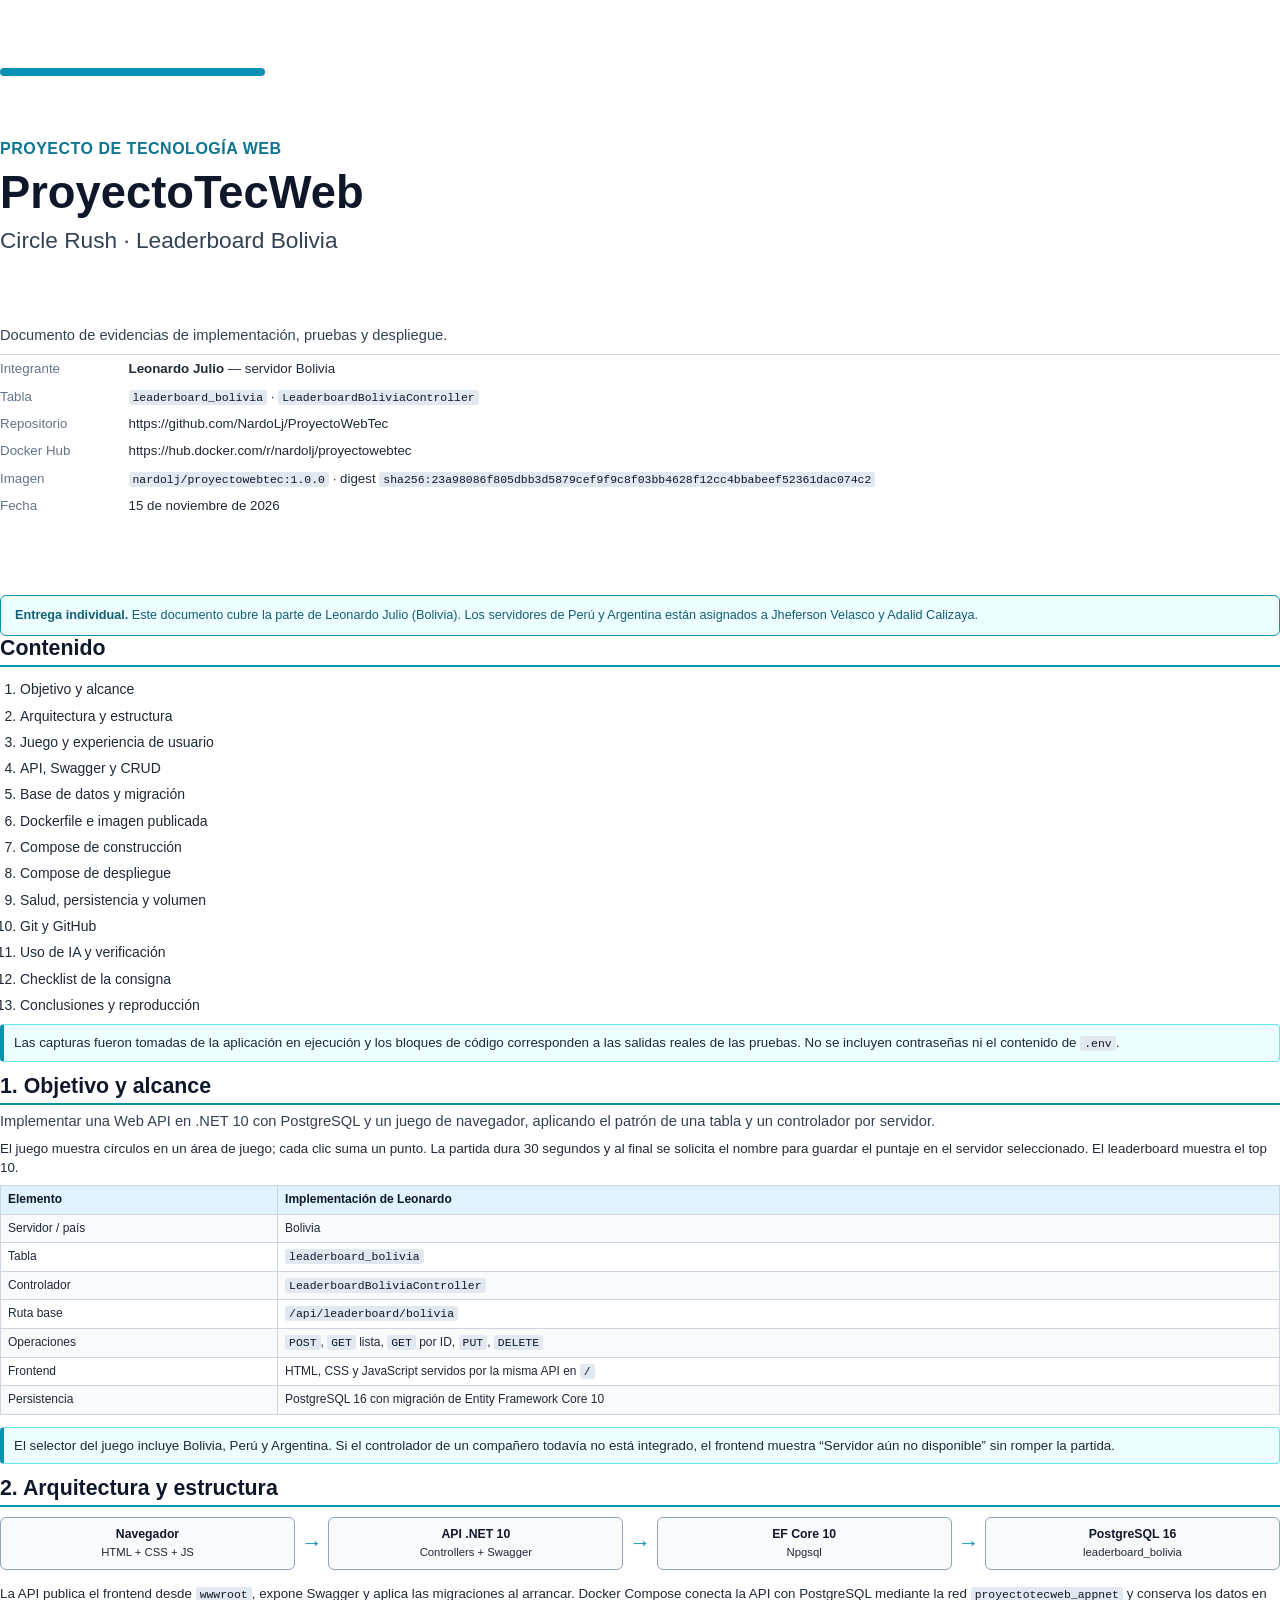
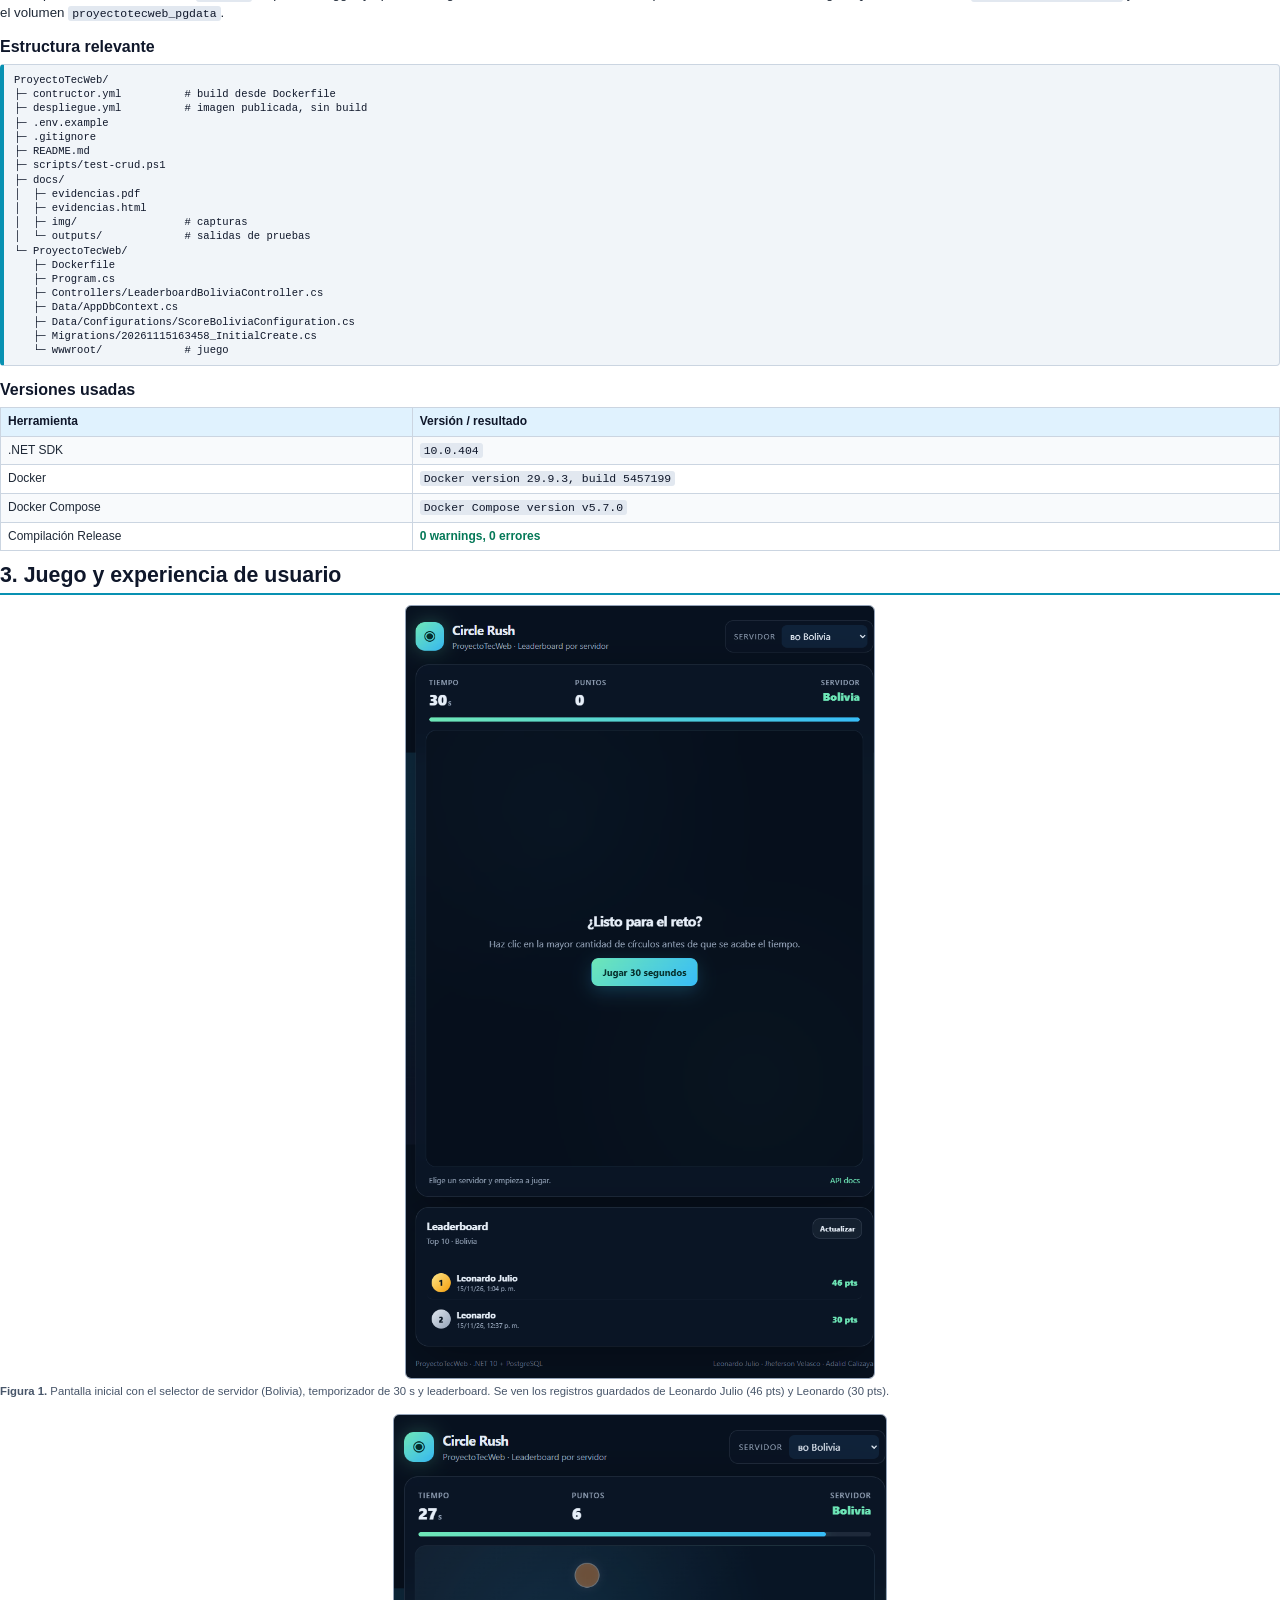
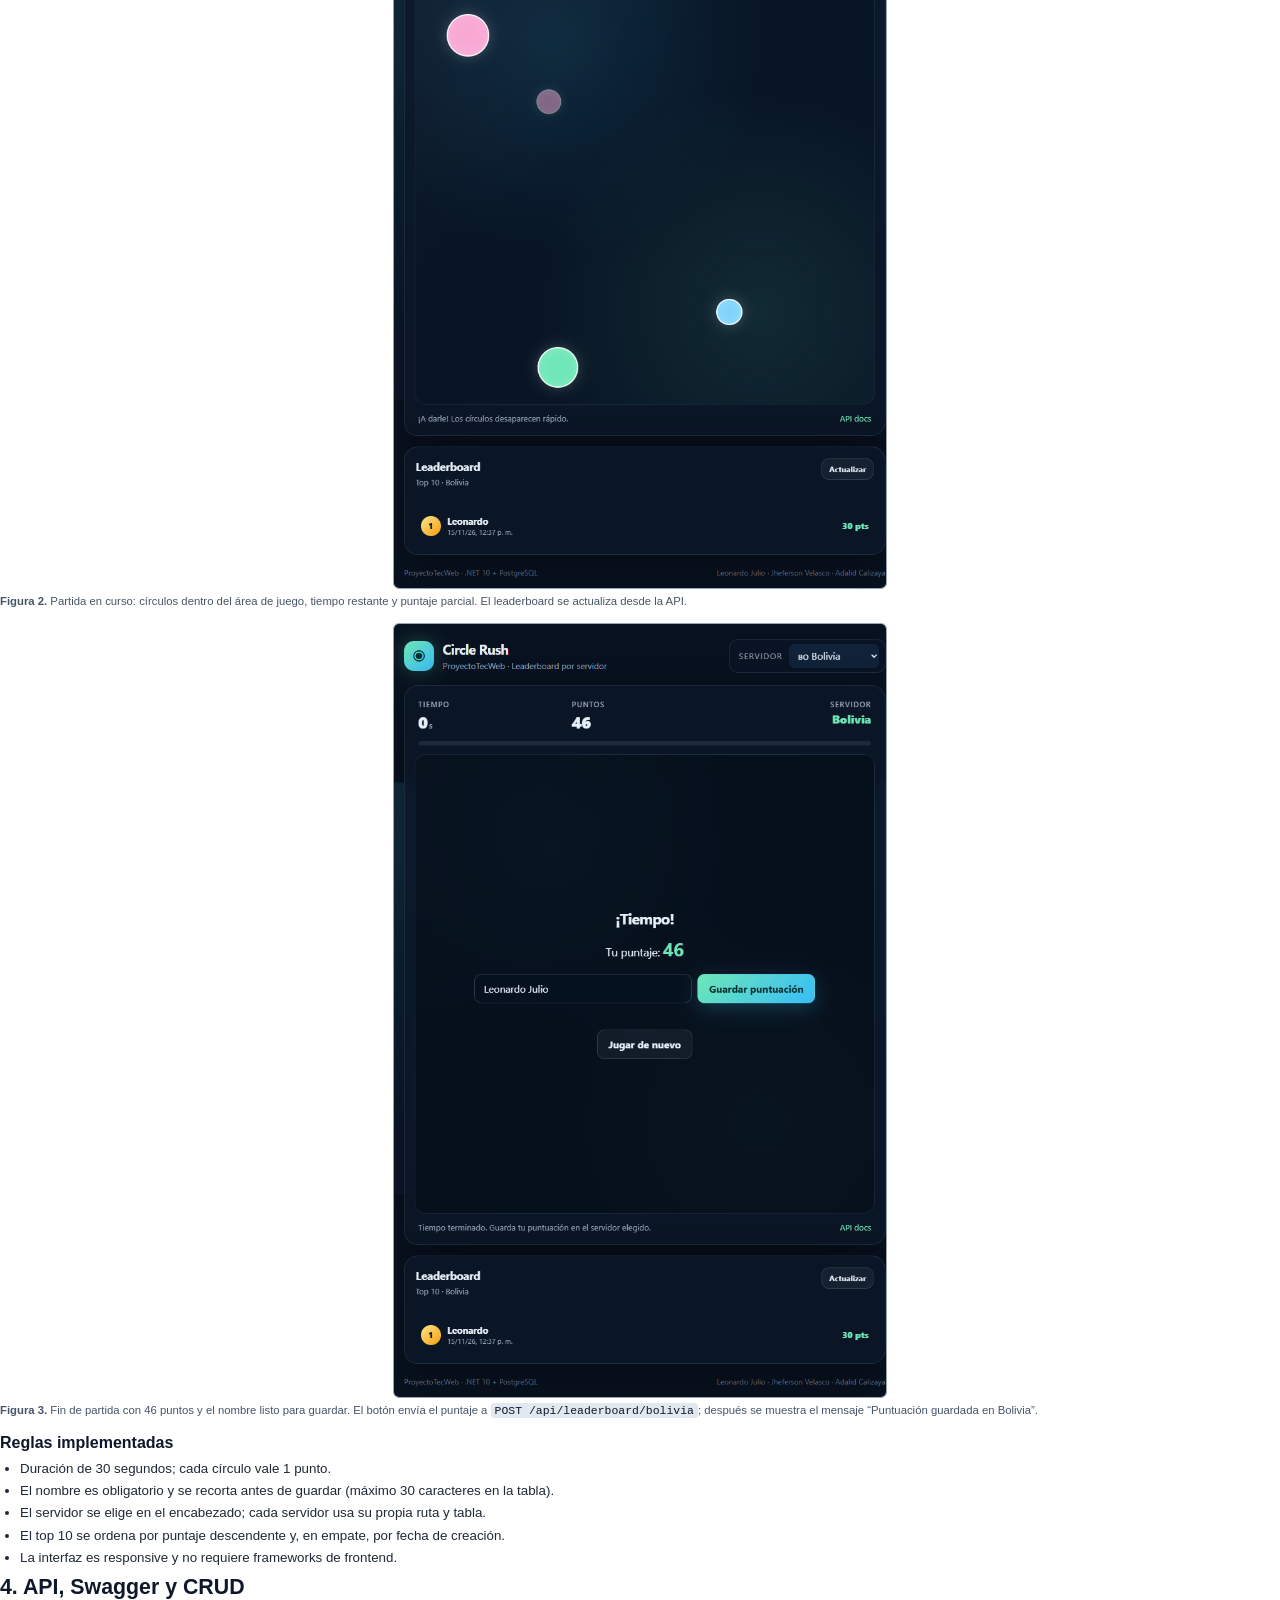
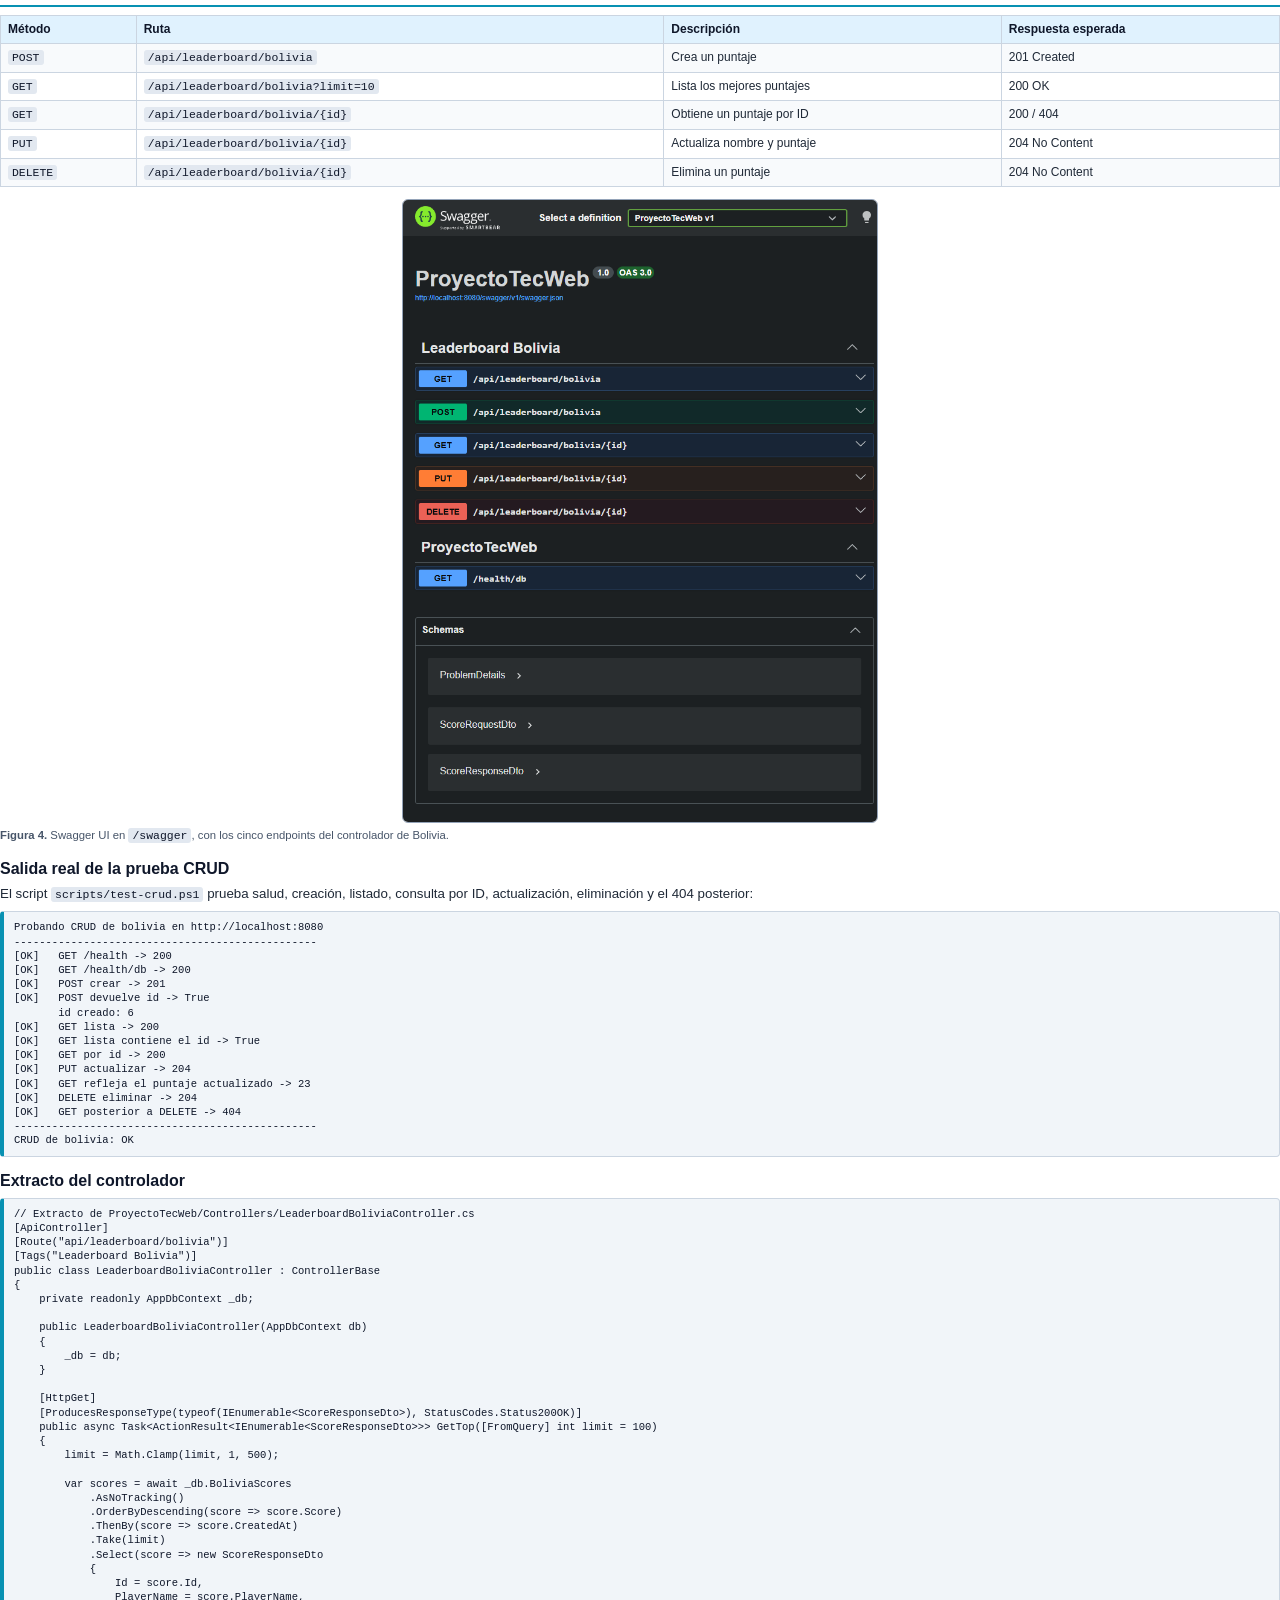
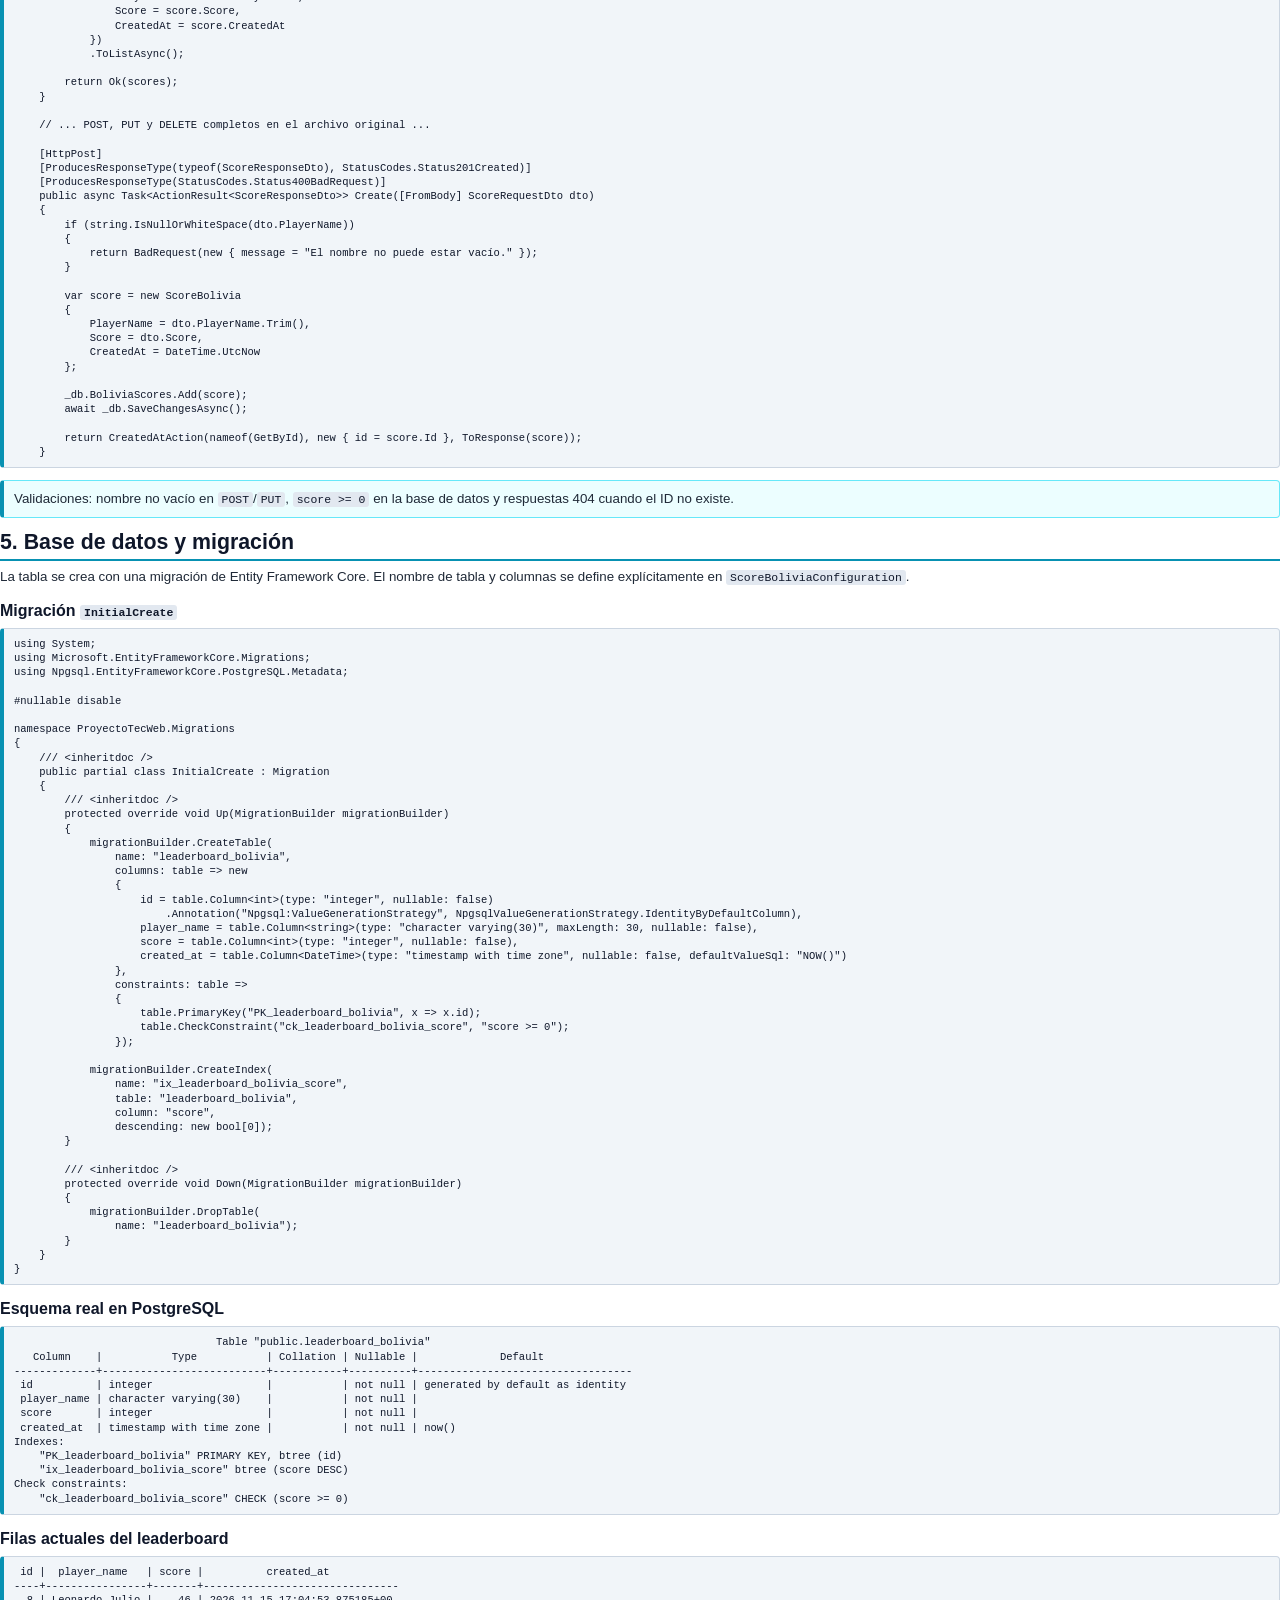
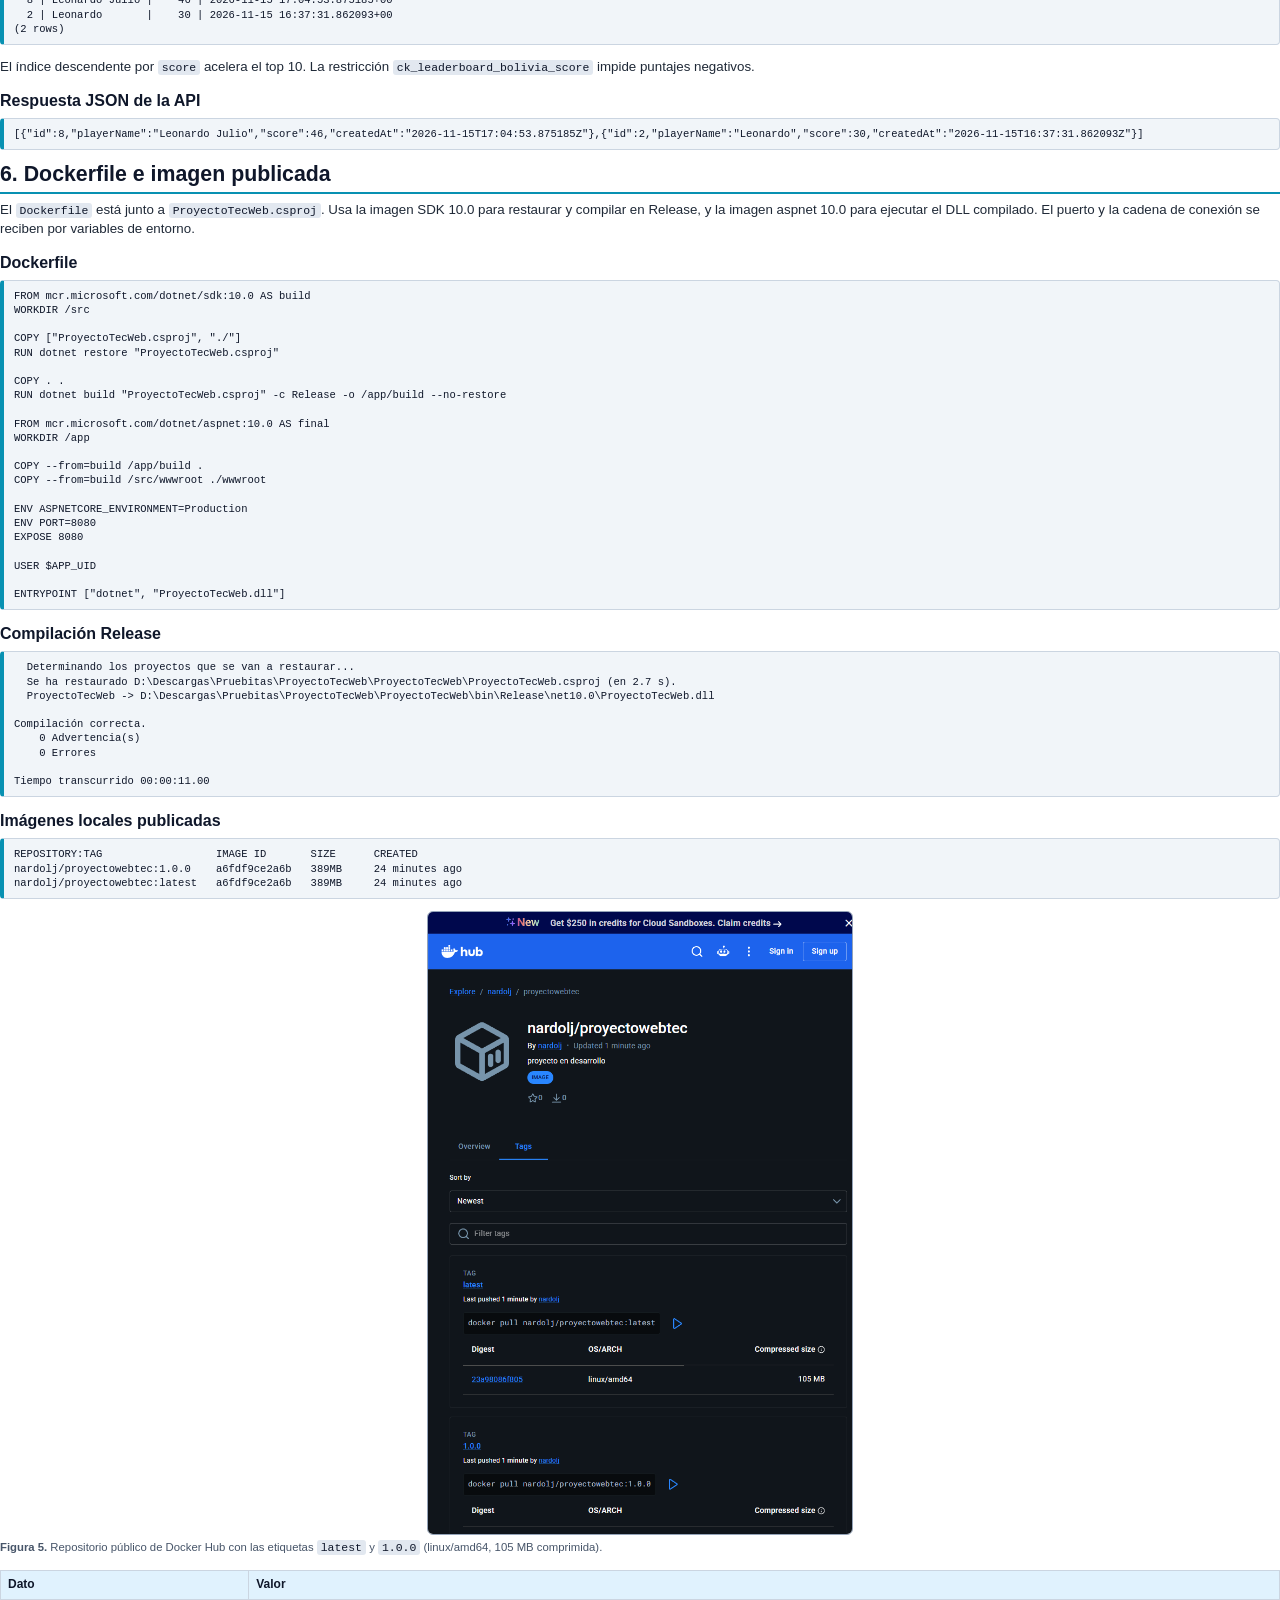
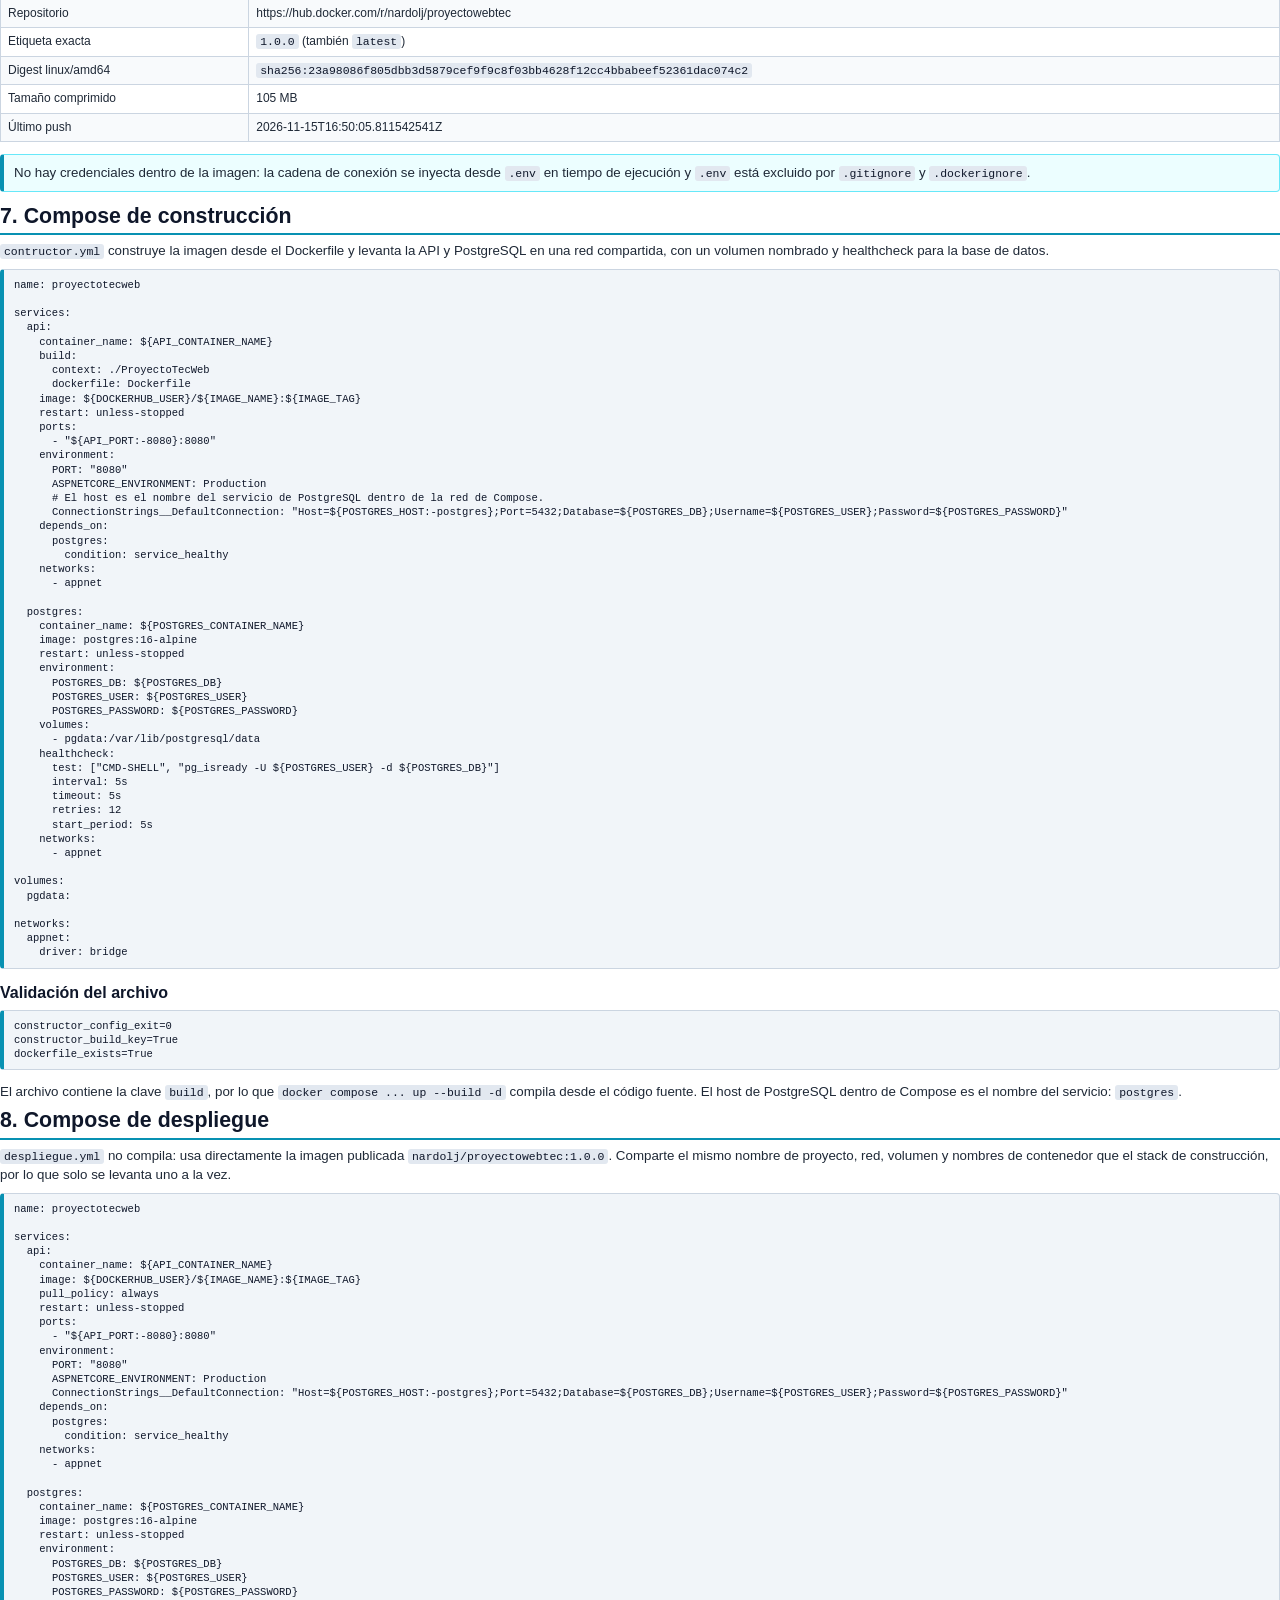
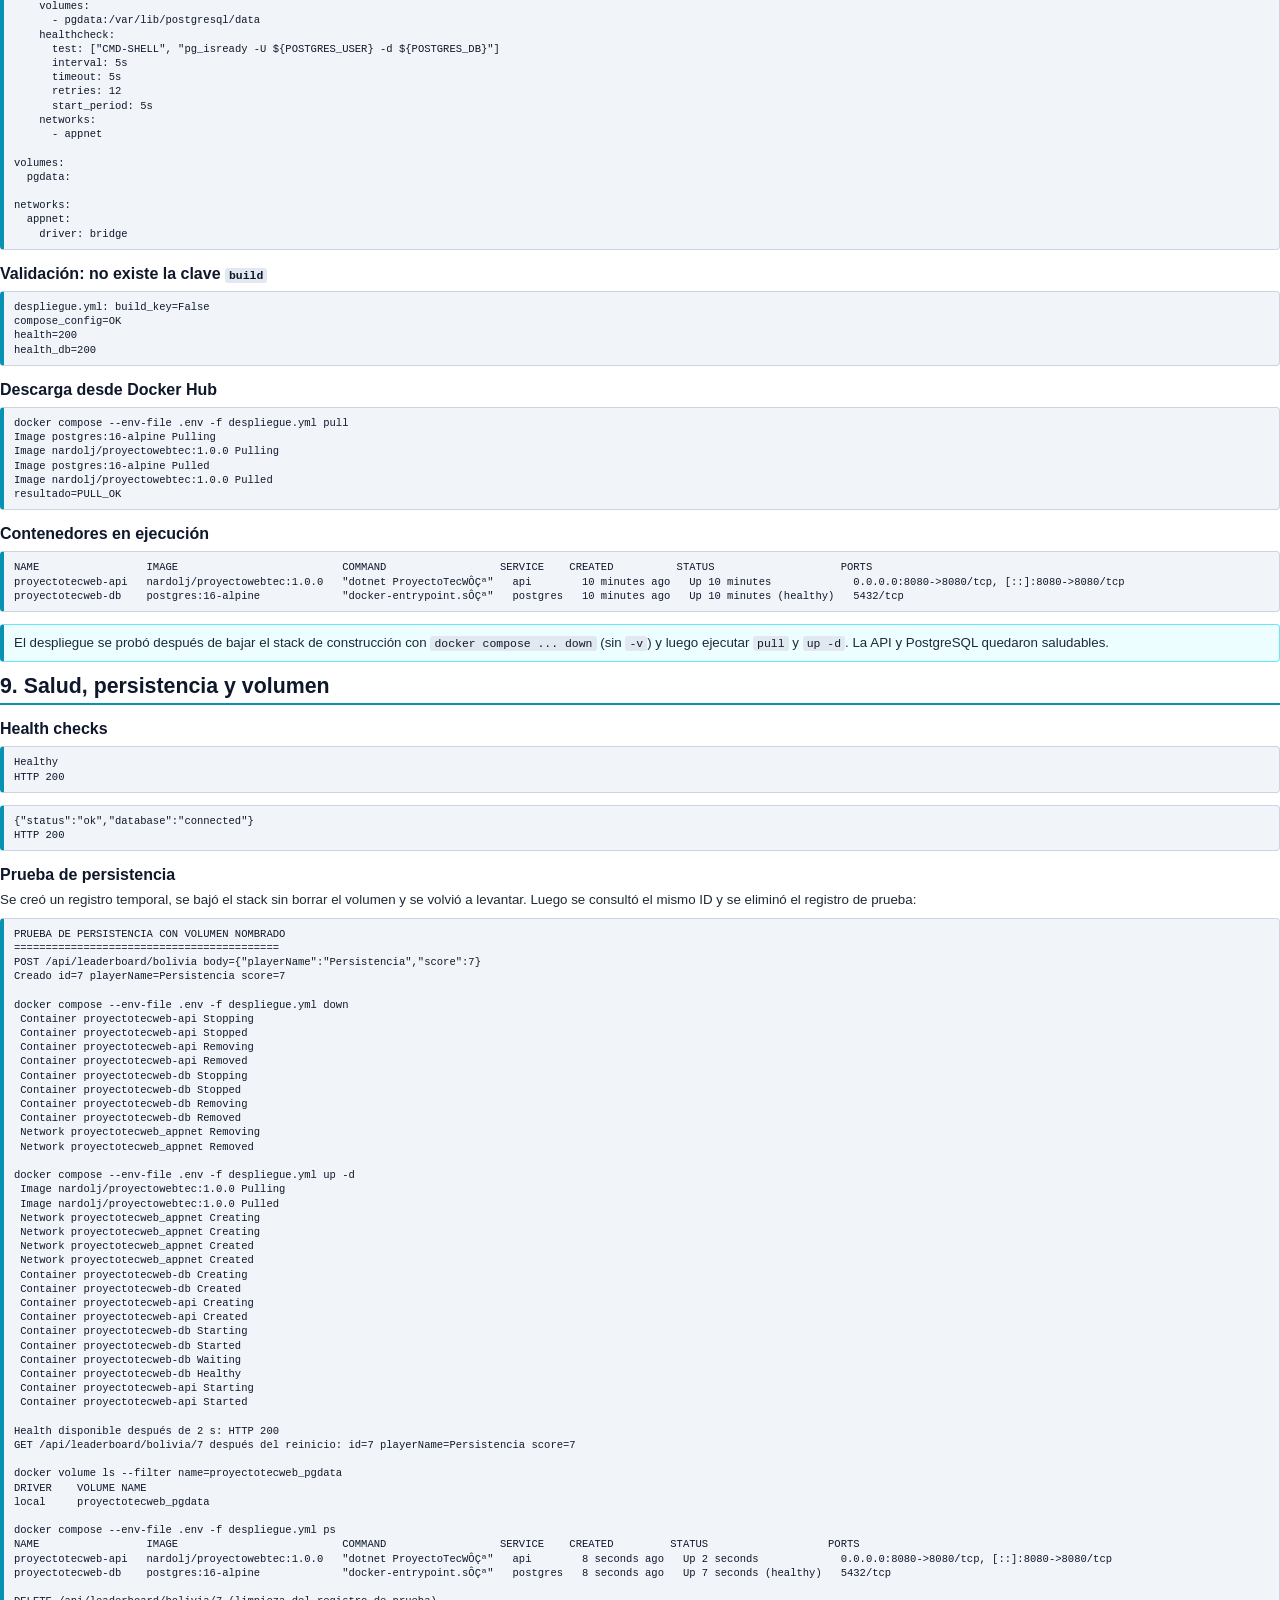
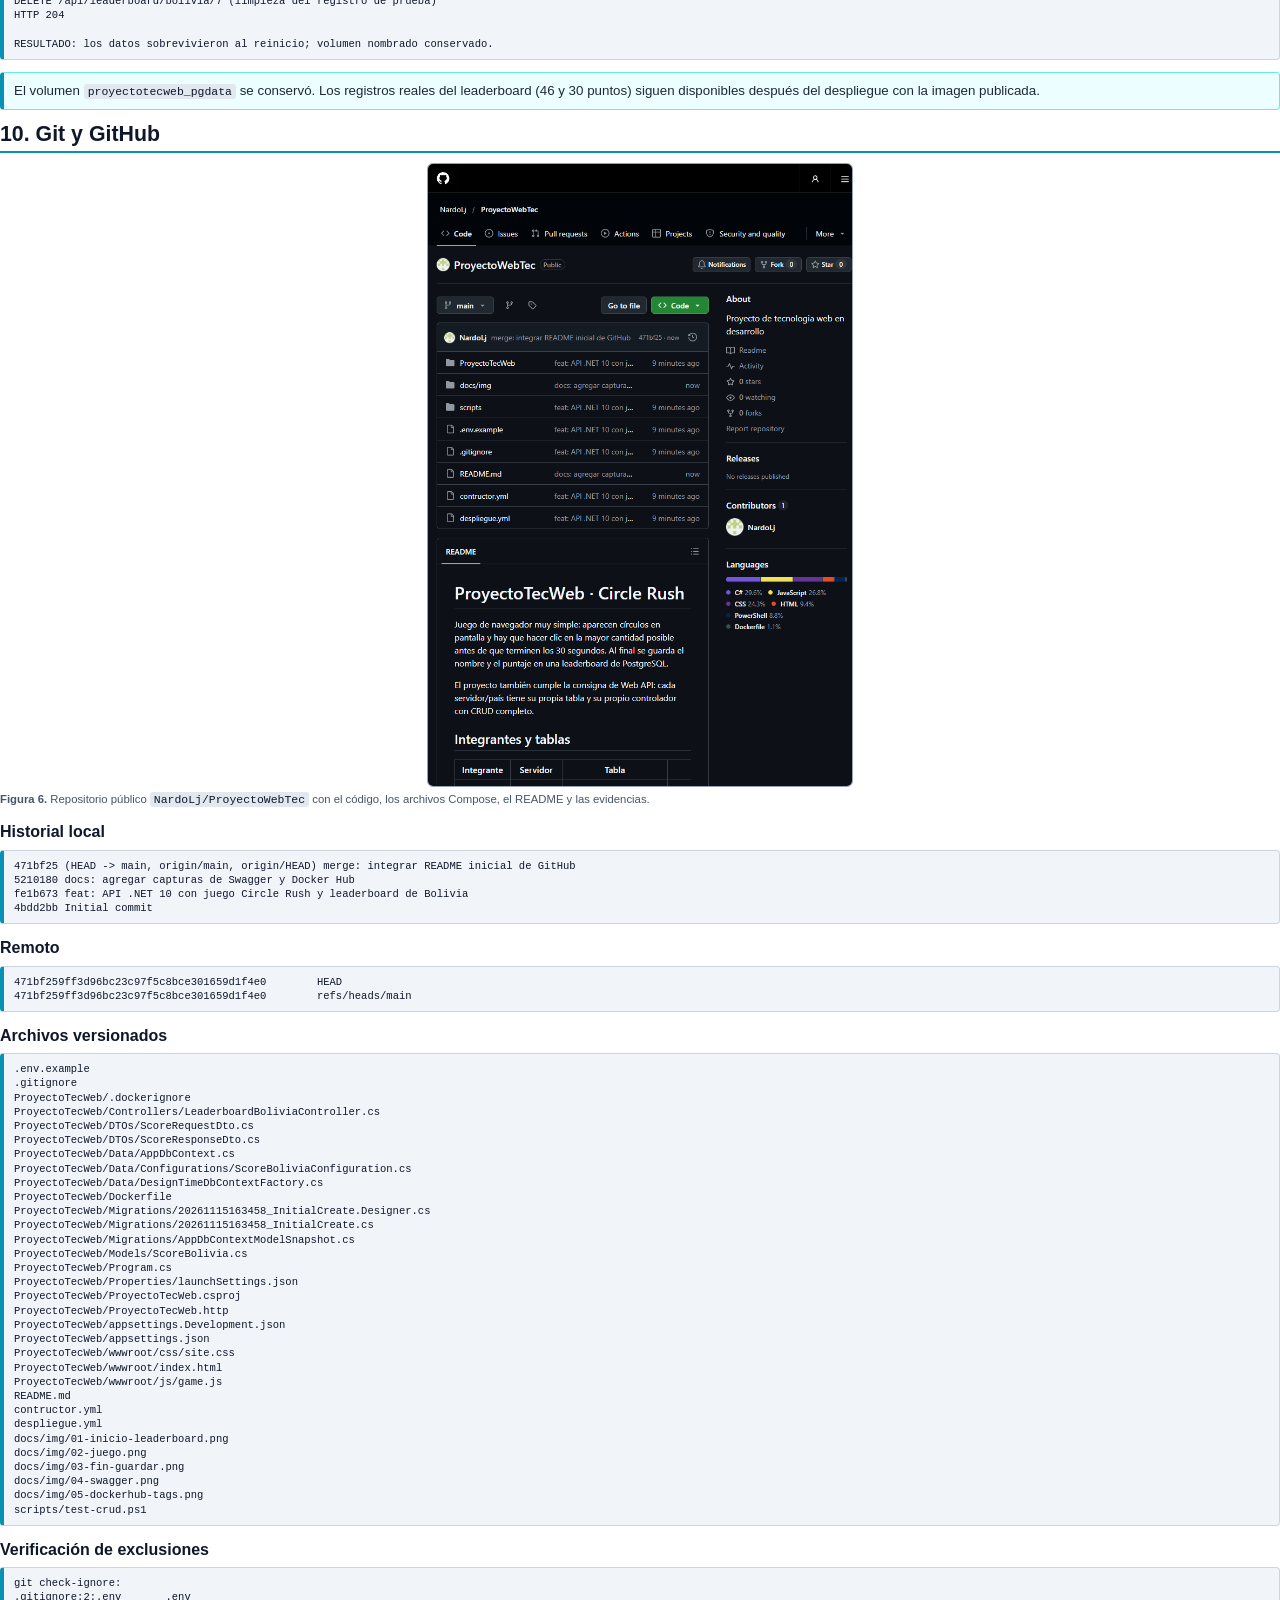
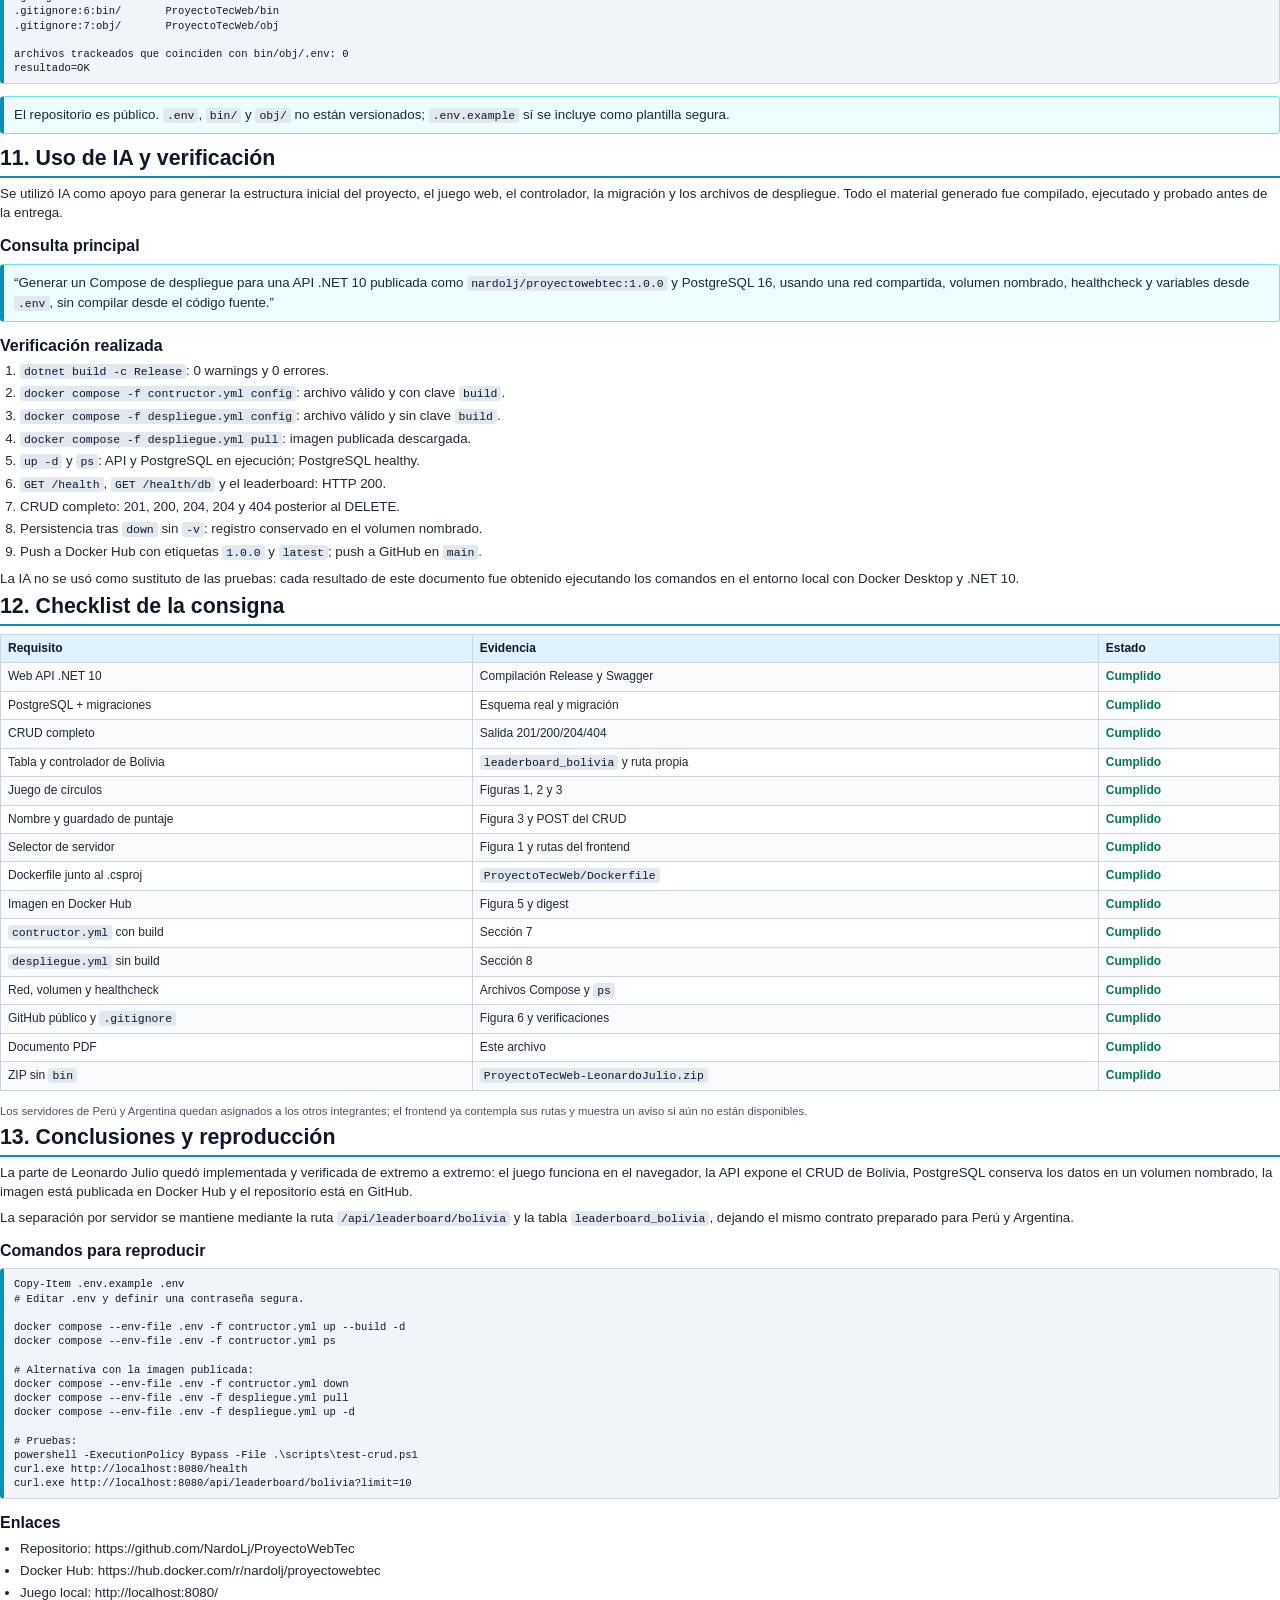
<file: docs/evidencias.html>
<!doctype html>
<html lang="es">
<head>
<meta charset="utf-8">
<title>Evidencias ProyectoTecWeb - Leonardo Julio</title>
<style>
  @page { size: A4; margin: 15mm 14mm 16mm 14mm; }
  * { box-sizing: border-box; }
  html { -webkit-print-color-adjust: exact; print-color-adjust: exact; }
  body {
    margin: 0;
    font-family: "Segoe UI", Arial, sans-serif;
    color: #1f2937;
    font-size: 10pt;
    line-height: 1.45;
    background: #ffffff;
  }
  h1, h2, h3 { color: #0f172a; margin: 0 0 6px 0; line-height: 1.2; }
  h1 { font-size: 22pt; }
  h2 { font-size: 16pt; border-bottom: 2px solid #0891b2; padding-bottom: 4px; margin-top: 0; }
  h3 { font-size: 12pt; margin-top: 14px; }
  p { margin: 6px 0; }
  ul, ol { margin: 6px 0 8px 20px; padding: 0; }
  li { margin: 3px 0; }
  small { color: #475569; }
  code {
    font-family: Consolas, "Cascadia Mono", monospace;
    font-size: 8.6pt;
    background: #e2e8f0;
    color: #0f172a;
    padding: 1px 4px;
    border-radius: 3px;
  }
  pre {
    font-family: Consolas, "Cascadia Mono", monospace;
    font-size: 7.9pt;
    line-height: 1.35;
    background: #f1f5f9;
    color: #0f172a;
    border: 1px solid #cbd5e1;
    border-left: 4px solid #0891b2;
    border-radius: 4px;
    padding: 8px 10px;
    white-space: pre-wrap;
    word-break: break-word;
    page-break-inside: auto;
    margin: 8px 0 12px 0;
  }
  table {
    width: 100%;
    border-collapse: collapse;
    margin: 8px 0 12px 0;
    font-size: 9pt;
    page-break-inside: avoid;
  }
  th, td { border: 1px solid #cbd5e1; padding: 5px 7px; vertical-align: top; text-align: left; }
  th { background: #e0f2fe; color: #0f172a; }
  tr:nth-child(even) td { background: #f8fafc; }
  .cover { page-break-after: always; padding-top: 18mm; }
  .cover .accent { height: 8px; width: 70mm; background: #0891b2; border-radius: 4px; margin-bottom: 16mm; }
  .cover .kicker { color: #0e7490; font-size: 12pt; font-weight: 600; letter-spacing: .5px; text-transform: uppercase; }
  .cover h1 { font-size: 34pt; margin: 6px 0 4px 0; }
  .cover .subtitle { font-size: 17pt; color: #334155; margin-bottom: 18mm; }
  .cover .meta { border-top: 1px solid #cbd5e1; padding-top: 8px; width: 100%; }
  .cover .meta td { border: none; padding: 4px 0; background: transparent; font-size: 10pt; }
  .cover .meta td:first-child { color: #64748b; width: 34mm; }
  .cover .stamp { margin-top: 20mm; padding: 10px 14px; border: 1px solid #0891b2; border-radius: 6px; background: #ecfeff; color: #155e75; font-size: 9.5pt; }
  .section { page-break-before: always; }
  .section-first { page-break-before: auto; }
  .lead { font-size: 11pt; color: #334155; }
  .note { background: #ecfeff; border: 1px solid #67e8f9; border-left: 4px solid #0891b2; border-radius: 4px; padding: 8px 10px; margin: 9px 0 12px 0; }
  .warn { background: #fff7ed; border: 1px solid #fdba74; border-left: 4px solid #f97316; border-radius: 4px; padding: 8px 10px; margin: 9px 0 12px 0; }
  .ok { color: #047857; font-weight: 600; }
  .fig { margin: 10px 0 14px 0; page-break-inside: avoid; }
  .fig img { width: auto; max-width: 100%; max-height: 205mm; height: auto; border: 1px solid #94a3b8; border-radius: 6px; display: block; margin: 0 auto; }
  .fig.small img { max-height: 165mm; }
  .fig figcaption { font-size: 8.5pt; color: #475569; margin-top: 4px; }
  .fig-grid { display: flex; gap: 10px; page-break-inside: avoid; }
  .fig-grid .fig { width: 50%; }
  .arch { display: flex; align-items: stretch; gap: 6px; margin: 10px 0 14px 0; page-break-inside: avoid; }
  .arch .box { flex: 1; border: 1px solid #94a3b8; border-radius: 6px; padding: 8px 6px; text-align: center; background: #f8fafc; font-size: 8.5pt; }
  .arch .box strong { display: block; font-size: 9.2pt; color: #0f172a; }
  .arch .arrow { align-self: center; color: #0891b2; font-size: 16pt; font-weight: 700; }
  .toc { page-break-after: always; }
  .toc ol { margin-top: 12px; }
  .toc li { margin: 6px 0; font-size: 10.5pt; }
  .two-col { display: flex; gap: 14px; }
  .two-col > div { width: 50%; }
  .small { font-size: 8.5pt; color: #475569; }
  .tag { display: inline-block; font-family: Consolas, monospace; font-size: 8pt; background: #e0f2fe; border: 1px solid #7dd3fc; color: #075985; border-radius: 4px; padding: 1px 5px; }
  .checklist td:last-child { white-space: nowrap; }
</style>
</head>
<body>

<section class="cover">
  <div class="accent"></div>
  <div class="kicker">Proyecto de Tecnología Web</div>
  <h1>ProyectoTecWeb</h1>
  <div class="subtitle">Circle Rush · Leaderboard Bolivia</div>
  <p class="lead">Documento de evidencias de implementación, pruebas y despliegue.</p>
  <table class="meta">
    <tr><td>Integrante</td><td><strong>Leonardo Julio</strong> — servidor Bolivia</td></tr>
    <tr><td>Tabla</td><td><code>leaderboard_bolivia</code> · <code>LeaderboardBoliviaController</code></td></tr>
    <tr><td>Repositorio</td><td>https://github.com/NardoLj/ProyectoWebTec</td></tr>
    <tr><td>Docker Hub</td><td>https://hub.docker.com/r/nardolj/proyectowebtec</td></tr>
    <tr><td>Imagen</td><td><code>nardolj/proyectowebtec:1.0.0</code> · digest <code>sha256:23a98086f805dbb3d5879cef9f9c8f03bb4628f12cc4bbabeef52361dac074c2</code></td></tr>
    <tr><td>Fecha</td><td>15 de noviembre de 2026</td></tr>
  </table>
  <div class="stamp">
    <strong>Entrega individual.</strong> Este documento cubre la parte de Leonardo Julio (Bolivia).
    Los servidores de Perú y Argentina están asignados a Jheferson Velasco y Adalid Calizaya.
  </div>
</section>

<section class="toc">
  <h2>Contenido</h2>
  <ol>
    <li>Objetivo y alcance</li>
    <li>Arquitectura y estructura</li>
    <li>Juego y experiencia de usuario</li>
    <li>API, Swagger y CRUD</li>
    <li>Base de datos y migración</li>
    <li>Dockerfile e imagen publicada</li>
    <li>Compose de construcción</li>
    <li>Compose de despliegue</li>
    <li>Salud, persistencia y volumen</li>
    <li>Git y GitHub</li>
    <li>Uso de IA y verificación</li>
    <li>Checklist de la consigna</li>
    <li>Conclusiones y reproducción</li>
  </ol>
  <div class="note">
    Las capturas fueron tomadas de la aplicación en ejecución y los bloques de código corresponden a las salidas reales de las pruebas.
    No se incluyen contraseñas ni el contenido de <code>.env</code>.
  </div>
</section>

<section class="section section-first">
  <h2>1. Objetivo y alcance</h2>
  <p class="lead">Implementar una Web API en .NET 10 con PostgreSQL y un juego de navegador, aplicando el patrón de una tabla y un controlador por servidor.</p>
  <p>El juego muestra círculos en un área de juego; cada clic suma un punto. La partida dura 30 segundos y al final se solicita el nombre para guardar el puntaje en el servidor seleccionado. El leaderboard muestra el top 10.</p>
  <table>
    <tr><th>Elemento</th><th>Implementación de Leonardo</th></tr>
    <tr><td>Servidor / país</td><td>Bolivia</td></tr>
    <tr><td>Tabla</td><td><code>leaderboard_bolivia</code></td></tr>
    <tr><td>Controlador</td><td><code>LeaderboardBoliviaController</code></td></tr>
    <tr><td>Ruta base</td><td><code>/api/leaderboard/bolivia</code></td></tr>
    <tr><td>Operaciones</td><td><code>POST</code>, <code>GET</code> lista, <code>GET</code> por ID, <code>PUT</code>, <code>DELETE</code></td></tr>
    <tr><td>Frontend</td><td>HTML, CSS y JavaScript servidos por la misma API en <code>/</code></td></tr>
    <tr><td>Persistencia</td><td>PostgreSQL 16 con migración de Entity Framework Core 10</td></tr>
  </table>
  <div class="note">El selector del juego incluye Bolivia, Perú y Argentina. Si el controlador de un compañero todavía no está integrado, el frontend muestra “Servidor aún no disponible” sin romper la partida.</div>
</section>

<section class="section">
  <h2>2. Arquitectura y estructura</h2>
  <div class="arch">
    <div class="box"><strong>Navegador</strong>HTML + CSS + JS</div>
    <div class="arrow">→</div>
    <div class="box"><strong>API .NET 10</strong>Controllers + Swagger</div>
    <div class="arrow">→</div>
    <div class="box"><strong>EF Core 10</strong>Npgsql</div>
    <div class="arrow">→</div>
    <div class="box"><strong>PostgreSQL 16</strong>leaderboard_bolivia</div>
  </div>
  <p>La API publica el frontend desde <code>wwwroot</code>, expone Swagger y aplica las migraciones al arrancar. Docker Compose conecta la API con PostgreSQL mediante la red <code>proyectotecweb_appnet</code> y conserva los datos en el volumen <code>proyectotecweb_pgdata</code>.</p>
  <h3>Estructura relevante</h3>
  <pre>ProyectoTecWeb/
├─ contructor.yml          # build desde Dockerfile
├─ despliegue.yml          # imagen publicada, sin build
├─ .env.example
├─ .gitignore
├─ README.md
├─ scripts/test-crud.ps1
├─ docs/
│  ├─ evidencias.pdf
│  ├─ evidencias.html
│  ├─ img/                 # capturas
│  └─ outputs/             # salidas de pruebas
└─ ProyectoTecWeb/
   ├─ Dockerfile
   ├─ Program.cs
   ├─ Controllers/LeaderboardBoliviaController.cs
   ├─ Data/AppDbContext.cs
   ├─ Data/Configurations/ScoreBoliviaConfiguration.cs
   ├─ Migrations/20261115163458_InitialCreate.cs
   └─ wwwroot/             # juego</pre>
  <h3>Versiones usadas</h3>
  <table>
    <tr><th>Herramienta</th><th>Versión / resultado</th></tr>
    <tr><td>.NET SDK</td><td><code>10.0.404</code></td></tr>
    <tr><td>Docker</td><td><code>Docker version 29.9.3, build 5457199</code></td></tr>
    <tr><td>Docker Compose</td><td><code>Docker Compose version v5.7.0</code></td></tr>
    <tr><td>Compilación Release</td><td><span class="ok">0 warnings, 0 errores</span></td></tr>
  </table>
</section>

<section class="section">
  <h2>3. Juego y experiencia de usuario</h2>
  <div class="fig">
    <img src="img/01-inicio-leaderboard.png" alt="Pantalla inicial del juego y leaderboard">
    <figcaption><strong>Figura 1.</strong> Pantalla inicial con el selector de servidor (Bolivia), temporizador de 30 s y leaderboard. Se ven los registros guardados de Leonardo Julio (46 pts) y Leonardo (30 pts).</figcaption>
  </div>
  <div class="fig">
    <img src="img/02-juego.png" alt="Partida en curso">
    <figcaption><strong>Figura 2.</strong> Partida en curso: círculos dentro del área de juego, tiempo restante y puntaje parcial. El leaderboard se actualiza desde la API.</figcaption>
  </div>
  <div class="fig">
    <img src="img/03-fin-guardar.png" alt="Fin de partida y guardado">
    <figcaption><strong>Figura 3.</strong> Fin de partida con 46 puntos y el nombre listo para guardar. El botón envía el puntaje a <code>POST /api/leaderboard/bolivia</code>; después se muestra el mensaje “Puntuación guardada en Bolivia”.</figcaption>
  </div>
  <h3>Reglas implementadas</h3>
  <ul>
    <li>Duración de 30 segundos; cada círculo vale 1 punto.</li>
    <li>El nombre es obligatorio y se recorta antes de guardar (máximo 30 caracteres en la tabla).</li>
    <li>El servidor se elige en el encabezado; cada servidor usa su propia ruta y tabla.</li>
    <li>El top 10 se ordena por puntaje descendente y, en empate, por fecha de creación.</li>
    <li>La interfaz es responsive y no requiere frameworks de frontend.</li>
  </ul>
</section>

<section class="section">
  <h2>4. API, Swagger y CRUD</h2>
  <table>
    <tr><th>Método</th><th>Ruta</th><th>Descripción</th><th>Respuesta esperada</th></tr>
    <tr><td><code>POST</code></td><td><code>/api/leaderboard/bolivia</code></td><td>Crea un puntaje</td><td>201 Created</td></tr>
    <tr><td><code>GET</code></td><td><code>/api/leaderboard/bolivia?limit=10</code></td><td>Lista los mejores puntajes</td><td>200 OK</td></tr>
    <tr><td><code>GET</code></td><td><code>/api/leaderboard/bolivia/{id}</code></td><td>Obtiene un puntaje por ID</td><td>200 / 404</td></tr>
    <tr><td><code>PUT</code></td><td><code>/api/leaderboard/bolivia/{id}</code></td><td>Actualiza nombre y puntaje</td><td>204 No Content</td></tr>
    <tr><td><code>DELETE</code></td><td><code>/api/leaderboard/bolivia/{id}</code></td><td>Elimina un puntaje</td><td>204 No Content</td></tr>
  </table>
  <div class="fig small">
    <img src="img/04-swagger.png" alt="Swagger UI">
    <figcaption><strong>Figura 4.</strong> Swagger UI en <code>/swagger</code>, con los cinco endpoints del controlador de Bolivia.</figcaption>
  </div>
  <h3>Salida real de la prueba CRUD</h3>
  <p>El script <code>scripts/test-crud.ps1</code> prueba salud, creación, listado, consulta por ID, actualización, eliminación y el 404 posterior:</p>
  <pre>
Probando CRUD de bolivia en http://localhost:8080
------------------------------------------------
[OK]   GET /health -&gt; 200
[OK]   GET /health/db -&gt; 200
[OK]   POST crear -&gt; 201
[OK]   POST devuelve id -&gt; True
       id creado: 6
[OK]   GET lista -&gt; 200
[OK]   GET lista contiene el id -&gt; True
[OK]   GET por id -&gt; 200
[OK]   PUT actualizar -&gt; 204
[OK]   GET refleja el puntaje actualizado -&gt; 23
[OK]   DELETE eliminar -&gt; 204
[OK]   GET posterior a DELETE -&gt; 404
------------------------------------------------
CRUD de bolivia: OK</pre>
  <h3>Extracto del controlador</h3>
  <pre>// Extracto de ProyectoTecWeb/Controllers/LeaderboardBoliviaController.cs
[ApiController]
[Route(&quot;api/leaderboard/bolivia&quot;)]
[Tags(&quot;Leaderboard Bolivia&quot;)]
public class LeaderboardBoliviaController : ControllerBase
{
    private readonly AppDbContext _db;

    public LeaderboardBoliviaController(AppDbContext db)
    {
        _db = db;
    }

    [HttpGet]
    [ProducesResponseType(typeof(IEnumerable&lt;ScoreResponseDto&gt;), StatusCodes.Status200OK)]
    public async Task&lt;ActionResult&lt;IEnumerable&lt;ScoreResponseDto&gt;&gt;&gt; GetTop([FromQuery] int limit = 100)
    {
        limit = Math.Clamp(limit, 1, 500);

        var scores = await _db.BoliviaScores
            .AsNoTracking()
            .OrderByDescending(score =&gt; score.Score)
            .ThenBy(score =&gt; score.CreatedAt)
            .Take(limit)
            .Select(score =&gt; new ScoreResponseDto
            {
                Id = score.Id,
                PlayerName = score.PlayerName,
                Score = score.Score,
                CreatedAt = score.CreatedAt
            })
            .ToListAsync();

        return Ok(scores);
    }

    // ... POST, PUT y DELETE completos en el archivo original ...

    [HttpPost]
    [ProducesResponseType(typeof(ScoreResponseDto), StatusCodes.Status201Created)]
    [ProducesResponseType(StatusCodes.Status400BadRequest)]
    public async Task&lt;ActionResult&lt;ScoreResponseDto&gt;&gt; Create([FromBody] ScoreRequestDto dto)
    {
        if (string.IsNullOrWhiteSpace(dto.PlayerName))
        {
            return BadRequest(new { message = &quot;El nombre no puede estar vac&#237;o.&quot; });
        }

        var score = new ScoreBolivia
        {
            PlayerName = dto.PlayerName.Trim(),
            Score = dto.Score,
            CreatedAt = DateTime.UtcNow
        };

        _db.BoliviaScores.Add(score);
        await _db.SaveChangesAsync();

        return CreatedAtAction(nameof(GetById), new { id = score.Id }, ToResponse(score));
    }</pre>
  <div class="note">Validaciones: nombre no vacío en <code>POST</code>/<code>PUT</code>, <code>score &gt;= 0</code> en la base de datos y respuestas 404 cuando el ID no existe.</div>
</section>

<section class="section">
  <h2>5. Base de datos y migración</h2>
  <p>La tabla se crea con una migración de Entity Framework Core. El nombre de tabla y columnas se define explícitamente en <code>ScoreBoliviaConfiguration</code>.</p>
  <h3>Migración <code>InitialCreate</code></h3>
  <pre>using System;
using Microsoft.EntityFrameworkCore.Migrations;
using Npgsql.EntityFrameworkCore.PostgreSQL.Metadata;

#nullable disable

namespace ProyectoTecWeb.Migrations
{
    /// &lt;inheritdoc /&gt;
    public partial class InitialCreate : Migration
    {
        /// &lt;inheritdoc /&gt;
        protected override void Up(MigrationBuilder migrationBuilder)
        {
            migrationBuilder.CreateTable(
                name: &quot;leaderboard_bolivia&quot;,
                columns: table =&gt; new
                {
                    id = table.Column&lt;int&gt;(type: &quot;integer&quot;, nullable: false)
                        .Annotation(&quot;Npgsql:ValueGenerationStrategy&quot;, NpgsqlValueGenerationStrategy.IdentityByDefaultColumn),
                    player_name = table.Column&lt;string&gt;(type: &quot;character varying(30)&quot;, maxLength: 30, nullable: false),
                    score = table.Column&lt;int&gt;(type: &quot;integer&quot;, nullable: false),
                    created_at = table.Column&lt;DateTime&gt;(type: &quot;timestamp with time zone&quot;, nullable: false, defaultValueSql: &quot;NOW()&quot;)
                },
                constraints: table =&gt;
                {
                    table.PrimaryKey(&quot;PK_leaderboard_bolivia&quot;, x =&gt; x.id);
                    table.CheckConstraint(&quot;ck_leaderboard_bolivia_score&quot;, &quot;score &gt;= 0&quot;);
                });

            migrationBuilder.CreateIndex(
                name: &quot;ix_leaderboard_bolivia_score&quot;,
                table: &quot;leaderboard_bolivia&quot;,
                column: &quot;score&quot;,
                descending: new bool[0]);
        }

        /// &lt;inheritdoc /&gt;
        protected override void Down(MigrationBuilder migrationBuilder)
        {
            migrationBuilder.DropTable(
                name: &quot;leaderboard_bolivia&quot;);
        }
    }
}</pre>
  <h3>Esquema real en PostgreSQL</h3>
  <pre>                                Table &quot;public.leaderboard_bolivia&quot;
   Column    |           Type           | Collation | Nullable |             Default              
-------------+--------------------------+-----------+----------+----------------------------------
 id          | integer                  |           | not null | generated by default as identity
 player_name | character varying(30)    |           | not null | 
 score       | integer                  |           | not null | 
 created_at  | timestamp with time zone |           | not null | now()
Indexes:
    &quot;PK_leaderboard_bolivia&quot; PRIMARY KEY, btree (id)
    &quot;ix_leaderboard_bolivia_score&quot; btree (score DESC)
Check constraints:
    &quot;ck_leaderboard_bolivia_score&quot; CHECK (score &gt;= 0)</pre>
  <h3>Filas actuales del leaderboard</h3>
  <pre> id |  player_name   | score |          created_at           
----+----------------+-------+-------------------------------
  8 | Leonardo Julio |    46 | 2026-11-15 17:04:53.875185+00
  2 | Leonardo       |    30 | 2026-11-15 16:37:31.862093+00
(2 rows)</pre>
  <p>El índice descendente por <code>score</code> acelera el top 10. La restricción <code>ck_leaderboard_bolivia_score</code> impide puntajes negativos.</p>
  <h3>Respuesta JSON de la API</h3>
  <pre>[{&quot;id&quot;:8,&quot;playerName&quot;:&quot;Leonardo Julio&quot;,&quot;score&quot;:46,&quot;createdAt&quot;:&quot;2026-11-15T17:04:53.875185Z&quot;},{&quot;id&quot;:2,&quot;playerName&quot;:&quot;Leonardo&quot;,&quot;score&quot;:30,&quot;createdAt&quot;:&quot;2026-11-15T16:37:31.862093Z&quot;}]</pre>
</section>

<section class="section">
  <h2>6. Dockerfile e imagen publicada</h2>
  <p>El <code>Dockerfile</code> está junto a <code>ProyectoTecWeb.csproj</code>. Usa la imagen SDK 10.0 para restaurar y compilar en Release, y la imagen aspnet 10.0 para ejecutar el DLL compilado. El puerto y la cadena de conexión se reciben por variables de entorno.</p>
  <h3>Dockerfile</h3>
  <pre>FROM mcr.microsoft.com/dotnet/sdk:10.0 AS build
WORKDIR /src

COPY [&quot;ProyectoTecWeb.csproj&quot;, &quot;./&quot;]
RUN dotnet restore &quot;ProyectoTecWeb.csproj&quot;

COPY . .
RUN dotnet build &quot;ProyectoTecWeb.csproj&quot; -c Release -o /app/build --no-restore

FROM mcr.microsoft.com/dotnet/aspnet:10.0 AS final
WORKDIR /app

COPY --from=build /app/build .
COPY --from=build /src/wwwroot ./wwwroot

ENV ASPNETCORE_ENVIRONMENT=Production
ENV PORT=8080
EXPOSE 8080

USER $APP_UID

ENTRYPOINT [&quot;dotnet&quot;, &quot;ProyectoTecWeb.dll&quot;]</pre>
  <h3>Compilación Release</h3>
  <pre>  Determinando los proyectos que se van a restaurar...
  Se ha restaurado D:\Descargas\Pruebitas\ProyectoTecWeb\ProyectoTecWeb\ProyectoTecWeb.csproj (en 2.7 s).
  ProyectoTecWeb -&gt; D:\Descargas\Pruebitas\ProyectoTecWeb\ProyectoTecWeb\bin\Release\net10.0\ProyectoTecWeb.dll

Compilaci&#243;n correcta.
    0 Advertencia(s)
    0 Errores

Tiempo transcurrido 00:00:11.00</pre>
  <h3>Imágenes locales publicadas</h3>
  <pre>REPOSITORY:TAG                  IMAGE ID       SIZE      CREATED
nardolj/proyectowebtec:1.0.0    a6fdf9ce2a6b   389MB     24 minutes ago
nardolj/proyectowebtec:latest   a6fdf9ce2a6b   389MB     24 minutes ago</pre>
  <div class="fig small">
    <img src="img/05-dockerhub-tags.png" alt="Docker Hub tags">
    <figcaption><strong>Figura 5.</strong> Repositorio público de Docker Hub con las etiquetas <code>latest</code> y <code>1.0.0</code> (linux/amd64, 105 MB comprimida).</figcaption>
  </div>
  <table>
    <tr><th>Dato</th><th>Valor</th></tr>
    <tr><td>Repositorio</td><td>https://hub.docker.com/r/nardolj/proyectowebtec</td></tr>
    <tr><td>Etiqueta exacta</td><td><code>1.0.0</code> (también <code>latest</code>)</td></tr>
    <tr><td>Digest linux/amd64</td><td><code>sha256:23a98086f805dbb3d5879cef9f9c8f03bb4628f12cc4bbabeef52361dac074c2</code></td></tr>
    <tr><td>Tamaño comprimido</td><td>105 MB</td></tr>
    <tr><td>Último push</td><td>2026-11-15T16:50:05.811542541Z</td></tr>
  </table>
  <div class="note">No hay credenciales dentro de la imagen: la cadena de conexión se inyecta desde <code>.env</code> en tiempo de ejecución y <code>.env</code> está excluido por <code>.gitignore</code> y <code>.dockerignore</code>.</div>
</section>

<section class="section">
  <h2>7. Compose de construcción</h2>
  <p><code>contructor.yml</code> construye la imagen desde el Dockerfile y levanta la API y PostgreSQL en una red compartida, con un volumen nombrado y healthcheck para la base de datos.</p>
  <pre>name: proyectotecweb

services:
  api:
    container_name: ${API_CONTAINER_NAME}
    build:
      context: ./ProyectoTecWeb
      dockerfile: Dockerfile
    image: ${DOCKERHUB_USER}/${IMAGE_NAME}:${IMAGE_TAG}
    restart: unless-stopped
    ports:
      - &quot;${API_PORT:-8080}:8080&quot;
    environment:
      PORT: &quot;8080&quot;
      ASPNETCORE_ENVIRONMENT: Production
      # El host es el nombre del servicio de PostgreSQL dentro de la red de Compose.
      ConnectionStrings__DefaultConnection: &quot;Host=${POSTGRES_HOST:-postgres};Port=5432;Database=${POSTGRES_DB};Username=${POSTGRES_USER};Password=${POSTGRES_PASSWORD}&quot;
    depends_on:
      postgres:
        condition: service_healthy
    networks:
      - appnet

  postgres:
    container_name: ${POSTGRES_CONTAINER_NAME}
    image: postgres:16-alpine
    restart: unless-stopped
    environment:
      POSTGRES_DB: ${POSTGRES_DB}
      POSTGRES_USER: ${POSTGRES_USER}
      POSTGRES_PASSWORD: ${POSTGRES_PASSWORD}
    volumes:
      - pgdata:/var/lib/postgresql/data
    healthcheck:
      test: [&quot;CMD-SHELL&quot;, &quot;pg_isready -U ${POSTGRES_USER} -d ${POSTGRES_DB}&quot;]
      interval: 5s
      timeout: 5s
      retries: 12
      start_period: 5s
    networks:
      - appnet

volumes:
  pgdata:

networks:
  appnet:
    driver: bridge</pre>
  <h3>Validación del archivo</h3>
  <pre>constructor_config_exit=0
constructor_build_key=True
dockerfile_exists=True</pre>
  <p>El archivo contiene la clave <code>build</code>, por lo que <code>docker compose ... up --build -d</code> compila desde el código fuente. El host de PostgreSQL dentro de Compose es el nombre del servicio: <code>postgres</code>.</p>
</section>

<section class="section">
  <h2>8. Compose de despliegue</h2>
  <p><code>despliegue.yml</code> no compila: usa directamente la imagen publicada <code>nardolj/proyectowebtec:1.0.0</code>. Comparte el mismo nombre de proyecto, red, volumen y nombres de contenedor que el stack de construcción, por lo que solo se levanta uno a la vez.</p>
  <pre>name: proyectotecweb

services:
  api:
    container_name: ${API_CONTAINER_NAME}
    image: ${DOCKERHUB_USER}/${IMAGE_NAME}:${IMAGE_TAG}
    pull_policy: always
    restart: unless-stopped
    ports:
      - &quot;${API_PORT:-8080}:8080&quot;
    environment:
      PORT: &quot;8080&quot;
      ASPNETCORE_ENVIRONMENT: Production
      ConnectionStrings__DefaultConnection: &quot;Host=${POSTGRES_HOST:-postgres};Port=5432;Database=${POSTGRES_DB};Username=${POSTGRES_USER};Password=${POSTGRES_PASSWORD}&quot;
    depends_on:
      postgres:
        condition: service_healthy
    networks:
      - appnet

  postgres:
    container_name: ${POSTGRES_CONTAINER_NAME}
    image: postgres:16-alpine
    restart: unless-stopped
    environment:
      POSTGRES_DB: ${POSTGRES_DB}
      POSTGRES_USER: ${POSTGRES_USER}
      POSTGRES_PASSWORD: ${POSTGRES_PASSWORD}
    volumes:
      - pgdata:/var/lib/postgresql/data
    healthcheck:
      test: [&quot;CMD-SHELL&quot;, &quot;pg_isready -U ${POSTGRES_USER} -d ${POSTGRES_DB}&quot;]
      interval: 5s
      timeout: 5s
      retries: 12
      start_period: 5s
    networks:
      - appnet

volumes:
  pgdata:

networks:
  appnet:
    driver: bridge</pre>
  <h3>Validación: no existe la clave <code>build</code></h3>
  <pre>despliegue.yml: build_key=False
compose_config=OK
health=200
health_db=200</pre>
  <h3>Descarga desde Docker Hub</h3>
  <pre>docker compose --env-file .env -f despliegue.yml pull
Image postgres:16-alpine Pulling
Image nardolj/proyectowebtec:1.0.0 Pulling
Image postgres:16-alpine Pulled
Image nardolj/proyectowebtec:1.0.0 Pulled
resultado=PULL_OK</pre>
  <h3>Contenedores en ejecución</h3>
  <pre>NAME                 IMAGE                          COMMAND                  SERVICE    CREATED          STATUS                    PORTS
proyectotecweb-api   nardolj/proyectowebtec:1.0.0   &quot;dotnet ProyectoTecW&#212;&#199;&#170;&quot;   api        10 minutes ago   Up 10 minutes             0.0.0.0:8080-&gt;8080/tcp, [::]:8080-&gt;8080/tcp
proyectotecweb-db    postgres:16-alpine             &quot;docker-entrypoint.s&#212;&#199;&#170;&quot;   postgres   10 minutes ago   Up 10 minutes (healthy)   5432/tcp</pre>
  <div class="note">El despliegue se probó después de bajar el stack de construcción con <code>docker compose ... down</code> (sin <code>-v</code>) y luego ejecutar <code>pull</code> y <code>up -d</code>. La API y PostgreSQL quedaron saludables.</div>
</section>

<section class="section">
  <h2>9. Salud, persistencia y volumen</h2>
  <h3>Health checks</h3>
  <pre>Healthy
HTTP 200</pre>
  <pre>{&quot;status&quot;:&quot;ok&quot;,&quot;database&quot;:&quot;connected&quot;}
HTTP 200</pre>
  <h3>Prueba de persistencia</h3>
  <p>Se creó un registro temporal, se bajó el stack sin borrar el volumen y se volvió a levantar. Luego se consultó el mismo ID y se eliminó el registro de prueba:</p>
  <pre>PRUEBA DE PERSISTENCIA CON VOLUMEN NOMBRADO
==========================================
POST /api/leaderboard/bolivia body={&quot;playerName&quot;:&quot;Persistencia&quot;,&quot;score&quot;:7}
Creado id=7 playerName=Persistencia score=7

docker compose --env-file .env -f despliegue.yml down
 Container proyectotecweb-api Stopping 
 Container proyectotecweb-api Stopped 
 Container proyectotecweb-api Removing 
 Container proyectotecweb-api Removed 
 Container proyectotecweb-db Stopping 
 Container proyectotecweb-db Stopped 
 Container proyectotecweb-db Removing 
 Container proyectotecweb-db Removed 
 Network proyectotecweb_appnet Removing 
 Network proyectotecweb_appnet Removed 

docker compose --env-file .env -f despliegue.yml up -d
 Image nardolj/proyectowebtec:1.0.0 Pulling 
 Image nardolj/proyectowebtec:1.0.0 Pulled 
 Network proyectotecweb_appnet Creating 
 Network proyectotecweb_appnet Creating 
 Network proyectotecweb_appnet Created 
 Network proyectotecweb_appnet Created 
 Container proyectotecweb-db Creating 
 Container proyectotecweb-db Created 
 Container proyectotecweb-api Creating 
 Container proyectotecweb-api Created 
 Container proyectotecweb-db Starting 
 Container proyectotecweb-db Started 
 Container proyectotecweb-db Waiting 
 Container proyectotecweb-db Healthy 
 Container proyectotecweb-api Starting 
 Container proyectotecweb-api Started 

Health disponible despu&#233;s de 2 s: HTTP 200
GET /api/leaderboard/bolivia/7 despu&#233;s del reinicio: id=7 playerName=Persistencia score=7

docker volume ls --filter name=proyectotecweb_pgdata
DRIVER    VOLUME NAME
local     proyectotecweb_pgdata

docker compose --env-file .env -f despliegue.yml ps
NAME                 IMAGE                          COMMAND                  SERVICE    CREATED         STATUS                   PORTS
proyectotecweb-api   nardolj/proyectowebtec:1.0.0   &quot;dotnet ProyectoTecW&#212;&#199;&#170;&quot;   api        8 seconds ago   Up 2 seconds             0.0.0.0:8080-&gt;8080/tcp, [::]:8080-&gt;8080/tcp
proyectotecweb-db    postgres:16-alpine             &quot;docker-entrypoint.s&#212;&#199;&#170;&quot;   postgres   8 seconds ago   Up 7 seconds (healthy)   5432/tcp

DELETE /api/leaderboard/bolivia/7 (limpieza del registro de prueba)
HTTP 204

RESULTADO: los datos sobrevivieron al reinicio; volumen nombrado conservado.</pre>
  <div class="note">El volumen <code>proyectotecweb_pgdata</code> se conservó. Los registros reales del leaderboard (46 y 30 puntos) siguen disponibles después del despliegue con la imagen publicada.</div>
</section>

<section class="section">
  <h2>10. Git y GitHub</h2>
  <div class="fig small">
    <img src="img/06-github.png" alt="Repositorio público en GitHub">
    <figcaption><strong>Figura 6.</strong> Repositorio público <code>NardoLj/ProyectoWebTec</code> con el código, los archivos Compose, el README y las evidencias.</figcaption>
  </div>
  <h3>Historial local</h3>
  <pre>471bf25 (HEAD -&gt; main, origin/main, origin/HEAD) merge: integrar README inicial de GitHub
5210180 docs: agregar capturas de Swagger y Docker Hub
fe1b673 feat: API .NET 10 con juego Circle Rush y leaderboard de Bolivia
4bdd2bb Initial commit</pre>
  <h3>Remoto</h3>
  <pre>471bf259ff3d96bc23c97f5c8bce301659d1f4e0	HEAD
471bf259ff3d96bc23c97f5c8bce301659d1f4e0	refs/heads/main</pre>
  <h3>Archivos versionados</h3>
  <pre>.env.example
.gitignore
ProyectoTecWeb/.dockerignore
ProyectoTecWeb/Controllers/LeaderboardBoliviaController.cs
ProyectoTecWeb/DTOs/ScoreRequestDto.cs
ProyectoTecWeb/DTOs/ScoreResponseDto.cs
ProyectoTecWeb/Data/AppDbContext.cs
ProyectoTecWeb/Data/Configurations/ScoreBoliviaConfiguration.cs
ProyectoTecWeb/Data/DesignTimeDbContextFactory.cs
ProyectoTecWeb/Dockerfile
ProyectoTecWeb/Migrations/20261115163458_InitialCreate.Designer.cs
ProyectoTecWeb/Migrations/20261115163458_InitialCreate.cs
ProyectoTecWeb/Migrations/AppDbContextModelSnapshot.cs
ProyectoTecWeb/Models/ScoreBolivia.cs
ProyectoTecWeb/Program.cs
ProyectoTecWeb/Properties/launchSettings.json
ProyectoTecWeb/ProyectoTecWeb.csproj
ProyectoTecWeb/ProyectoTecWeb.http
ProyectoTecWeb/appsettings.Development.json
ProyectoTecWeb/appsettings.json
ProyectoTecWeb/wwwroot/css/site.css
ProyectoTecWeb/wwwroot/index.html
ProyectoTecWeb/wwwroot/js/game.js
README.md
contructor.yml
despliegue.yml
docs/img/01-inicio-leaderboard.png
docs/img/02-juego.png
docs/img/03-fin-guardar.png
docs/img/04-swagger.png
docs/img/05-dockerhub-tags.png
scripts/test-crud.ps1</pre>
  <h3>Verificación de exclusiones</h3>
  <pre>git check-ignore:
.gitignore:2:.env	.env
.gitignore:6:bin/	ProyectoTecWeb/bin
.gitignore:7:obj/	ProyectoTecWeb/obj

archivos trackeados que coinciden con bin/obj/.env: 0
resultado=OK</pre>
  <div class="note">El repositorio es público. <code>.env</code>, <code>bin/</code> y <code>obj/</code> no están versionados; <code>.env.example</code> sí se incluye como plantilla segura.</div>
</section>

<section class="section">
  <h2>11. Uso de IA y verificación</h2>
  <p>Se utilizó IA como apoyo para generar la estructura inicial del proyecto, el juego web, el controlador, la migración y los archivos de despliegue. Todo el material generado fue compilado, ejecutado y probado antes de la entrega.</p>
  <h3>Consulta principal</h3>
  <div class="note">“Generar un Compose de despliegue para una API .NET 10 publicada como <code>nardolj/proyectowebtec:1.0.0</code> y PostgreSQL 16, usando una red compartida, volumen nombrado, healthcheck y variables desde <code>.env</code>, sin compilar desde el código fuente.”</div>
  <h3>Verificación realizada</h3>
  <ol>
    <li><code>dotnet build -c Release</code>: 0 warnings y 0 errores.</li>
    <li><code>docker compose -f contructor.yml config</code>: archivo válido y con clave <code>build</code>.</li>
    <li><code>docker compose -f despliegue.yml config</code>: archivo válido y sin clave <code>build</code>.</li>
    <li><code>docker compose -f despliegue.yml pull</code>: imagen publicada descargada.</li>
    <li><code>up -d</code> y <code>ps</code>: API y PostgreSQL en ejecución; PostgreSQL healthy.</li>
    <li><code>GET /health</code>, <code>GET /health/db</code> y el leaderboard: HTTP 200.</li>
    <li>CRUD completo: 201, 200, 204, 204 y 404 posterior al DELETE.</li>
    <li>Persistencia tras <code>down</code> sin <code>-v</code>: registro conservado en el volumen nombrado.</li>
    <li>Push a Docker Hub con etiquetas <code>1.0.0</code> y <code>latest</code>; push a GitHub en <code>main</code>.</li>
  </ol>
  <p>La IA no se usó como sustituto de las pruebas: cada resultado de este documento fue obtenido ejecutando los comandos en el entorno local con Docker Desktop y .NET 10.</p>
</section>

<section class="section">
  <h2>12. Checklist de la consigna</h2>
  <table class="checklist">
    <tr><th>Requisito</th><th>Evidencia</th><th>Estado</th></tr>
    <tr><td>Web API .NET 10</td><td>Compilación Release y Swagger</td><td class="ok">Cumplido</td></tr>
    <tr><td>PostgreSQL + migraciones</td><td>Esquema real y migración</td><td class="ok">Cumplido</td></tr>
    <tr><td>CRUD completo</td><td>Salida 201/200/204/404</td><td class="ok">Cumplido</td></tr>
    <tr><td>Tabla y controlador de Bolivia</td><td><code>leaderboard_bolivia</code> y ruta propia</td><td class="ok">Cumplido</td></tr>
    <tr><td>Juego de círculos</td><td>Figuras 1, 2 y 3</td><td class="ok">Cumplido</td></tr>
    <tr><td>Nombre y guardado de puntaje</td><td>Figura 3 y POST del CRUD</td><td class="ok">Cumplido</td></tr>
    <tr><td>Selector de servidor</td><td>Figura 1 y rutas del frontend</td><td class="ok">Cumplido</td></tr>
    <tr><td>Dockerfile junto al .csproj</td><td><code>ProyectoTecWeb/Dockerfile</code></td><td class="ok">Cumplido</td></tr>
    <tr><td>Imagen en Docker Hub</td><td>Figura 5 y digest</td><td class="ok">Cumplido</td></tr>
    <tr><td><code>contructor.yml</code> con build</td><td>Sección 7</td><td class="ok">Cumplido</td></tr>
    <tr><td><code>despliegue.yml</code> sin build</td><td>Sección 8</td><td class="ok">Cumplido</td></tr>
    <tr><td>Red, volumen y healthcheck</td><td>Archivos Compose y <code>ps</code></td><td class="ok">Cumplido</td></tr>
    <tr><td>GitHub público y <code>.gitignore</code></td><td>Figura 6 y verificaciones</td><td class="ok">Cumplido</td></tr>
    <tr><td>Documento PDF</td><td>Este archivo</td><td class="ok">Cumplido</td></tr>
    <tr><td>ZIP sin <code>bin</code></td><td><code>ProyectoTecWeb-LeonardoJulio.zip</code></td><td class="ok">Cumplido</td></tr>
  </table>
  <p class="small">Los servidores de Perú y Argentina quedan asignados a los otros integrantes; el frontend ya contempla sus rutas y muestra un aviso si aún no están disponibles.</p>
</section>

<section class="section">
  <h2>13. Conclusiones y reproducción</h2>
  <p>La parte de Leonardo Julio quedó implementada y verificada de extremo a extremo: el juego funciona en el navegador, la API expone el CRUD de Bolivia, PostgreSQL conserva los datos en un volumen nombrado, la imagen está publicada en Docker Hub y el repositorio está en GitHub.</p>
  <p>La separación por servidor se mantiene mediante la ruta <code>/api/leaderboard/bolivia</code> y la tabla <code>leaderboard_bolivia</code>, dejando el mismo contrato preparado para Perú y Argentina.</p>
  <h3>Comandos para reproducir</h3>
  <pre>Copy-Item .env.example .env
# Editar .env y definir una contraseña segura.

docker compose --env-file .env -f contructor.yml up --build -d
docker compose --env-file .env -f contructor.yml ps

# Alternativa con la imagen publicada:
docker compose --env-file .env -f contructor.yml down
docker compose --env-file .env -f despliegue.yml pull
docker compose --env-file .env -f despliegue.yml up -d

# Pruebas:
powershell -ExecutionPolicy Bypass -File .\scripts\test-crud.ps1
curl.exe http://localhost:8080/health
curl.exe http://localhost:8080/api/leaderboard/bolivia?limit=10</pre>
  <h3>Enlaces</h3>
  <ul>
    <li>Repositorio: https://github.com/NardoLj/ProyectoWebTec</li>
    <li>Docker Hub: https://hub.docker.com/r/nardolj/proyectowebtec</li>
    <li>Juego local: http://localhost:8080/</li>
    <li>Swagger local: http://localhost:8080/swagger</li>
  </ul>
  <div class="stamp">Documento generado a partir de las capturas y salidas de las pruebas del 15/11/2026.</div>
</section>

</body>
</html>
</file>
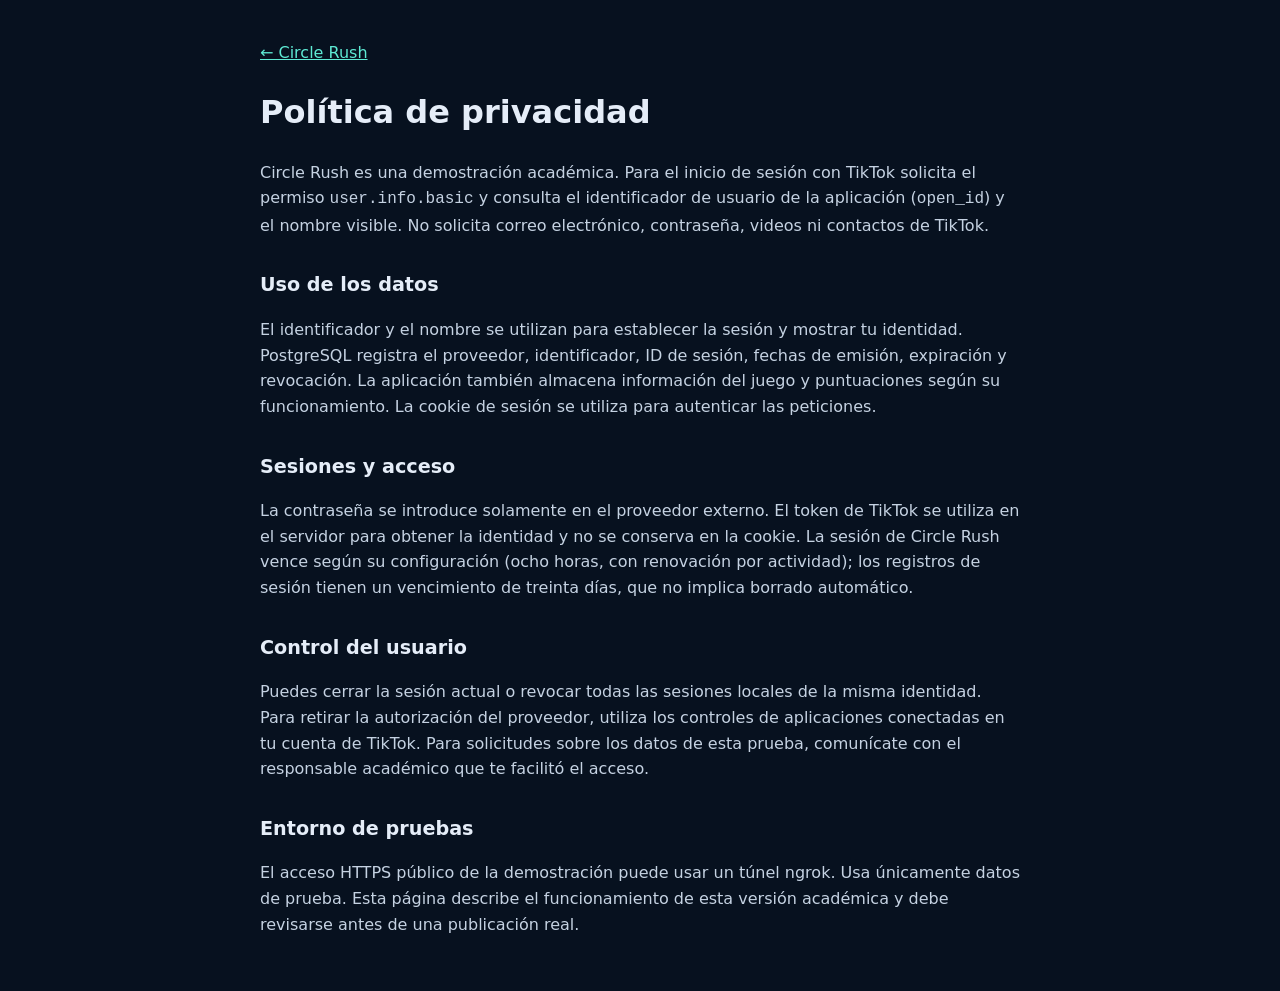
<file: ProyectoTecWeb/wwwroot/privacy.html>
<!doctype html><html lang="es"><head><meta charset="utf-8"><meta name="viewport" content="width=device-width,initial-scale=1"><title>Política de privacidad · Circle Rush</title><style>body{background:#07111f;color:#e5edf8;font:16px/1.6 system-ui;margin:0}main{max-width:760px;margin:auto;padding:40px 24px}a{color:#5eead4}h1{font-size:2rem}h2{font-size:1.2rem;margin-top:2rem}p{color:#c5d2e2}</style></head><body><main><a href="/">← Circle Rush</a><h1>Política de privacidad</h1><p>Circle Rush es una demostración académica. Para el inicio de sesión con TikTok solicita el permiso <code>user.info.basic</code> y consulta el identificador de usuario de la aplicación (<code>open_id</code>) y el nombre visible. No solicita correo electrónico, contraseña, videos ni contactos de TikTok.</p><h2>Uso de los datos</h2><p>El identificador y el nombre se utilizan para establecer la sesión y mostrar tu identidad. PostgreSQL registra el proveedor, identificador, ID de sesión, fechas de emisión, expiración y revocación. La aplicación también almacena información del juego y puntuaciones según su funcionamiento. La cookie de sesión se utiliza para autenticar las peticiones.</p><h2>Sesiones y acceso</h2><p>La contraseña se introduce solamente en el proveedor externo. El token de TikTok se utiliza en el servidor para obtener la identidad y no se conserva en la cookie. La sesión de Circle Rush vence según su configuración (ocho horas, con renovación por actividad); los registros de sesión tienen un vencimiento de treinta días, que no implica borrado automático.</p><h2>Control del usuario</h2><p>Puedes cerrar la sesión actual o revocar todas las sesiones locales de la misma identidad. Para retirar la autorización del proveedor, utiliza los controles de aplicaciones conectadas en tu cuenta de TikTok. Para solicitudes sobre los datos de esta prueba, comunícate con el responsable académico que te facilitó el acceso.</p><h2>Entorno de pruebas</h2><p>El acceso HTTPS público de la demostración puede usar un túnel ngrok. Usa únicamente datos de prueba. Esta página describe el funcionamiento de esta versión académica y debe revisarse antes de una publicación real.</p></main></body></html>
</file>
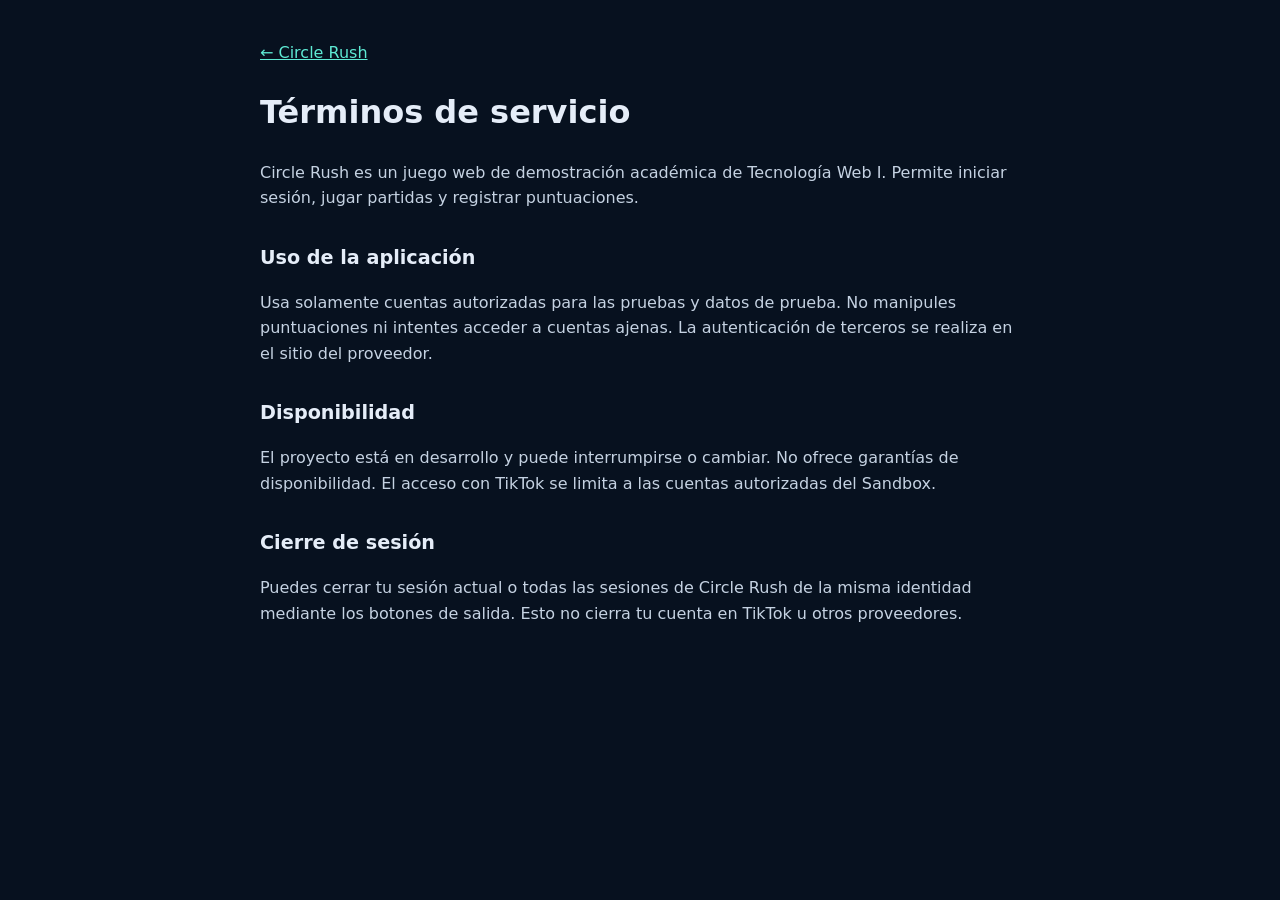
<file: ProyectoTecWeb/wwwroot/terms.html>
<!doctype html><html lang="es"><head><meta charset="utf-8"><meta name="viewport" content="width=device-width,initial-scale=1"><title>Términos de servicio · Circle Rush</title><style>body{background:#07111f;color:#e5edf8;font:16px/1.6 system-ui;margin:0}main{max-width:760px;margin:auto;padding:40px 24px}a{color:#5eead4}h1{font-size:2rem}h2{font-size:1.2rem;margin-top:2rem}p{color:#c5d2e2}</style></head><body><main><a href="/">← Circle Rush</a><h1>Términos de servicio</h1><p>Circle Rush es un juego web de demostración académica de Tecnología Web I. Permite iniciar sesión, jugar partidas y registrar puntuaciones.</p><h2>Uso de la aplicación</h2><p>Usa solamente cuentas autorizadas para las pruebas y datos de prueba. No manipules puntuaciones ni intentes acceder a cuentas ajenas. La autenticación de terceros se realiza en el sitio del proveedor.</p><h2>Disponibilidad</h2><p>El proyecto está en desarrollo y puede interrumpirse o cambiar. No ofrece garantías de disponibilidad. El acceso con TikTok se limita a las cuentas autorizadas del Sandbox.</p><h2>Cierre de sesión</h2><p>Puedes cerrar tu sesión actual o todas las sesiones de Circle Rush de la misma identidad mediante los botones de salida. Esto no cierra tu cuenta en TikTok u otros proveedores.</p></main></body></html>
</file>
